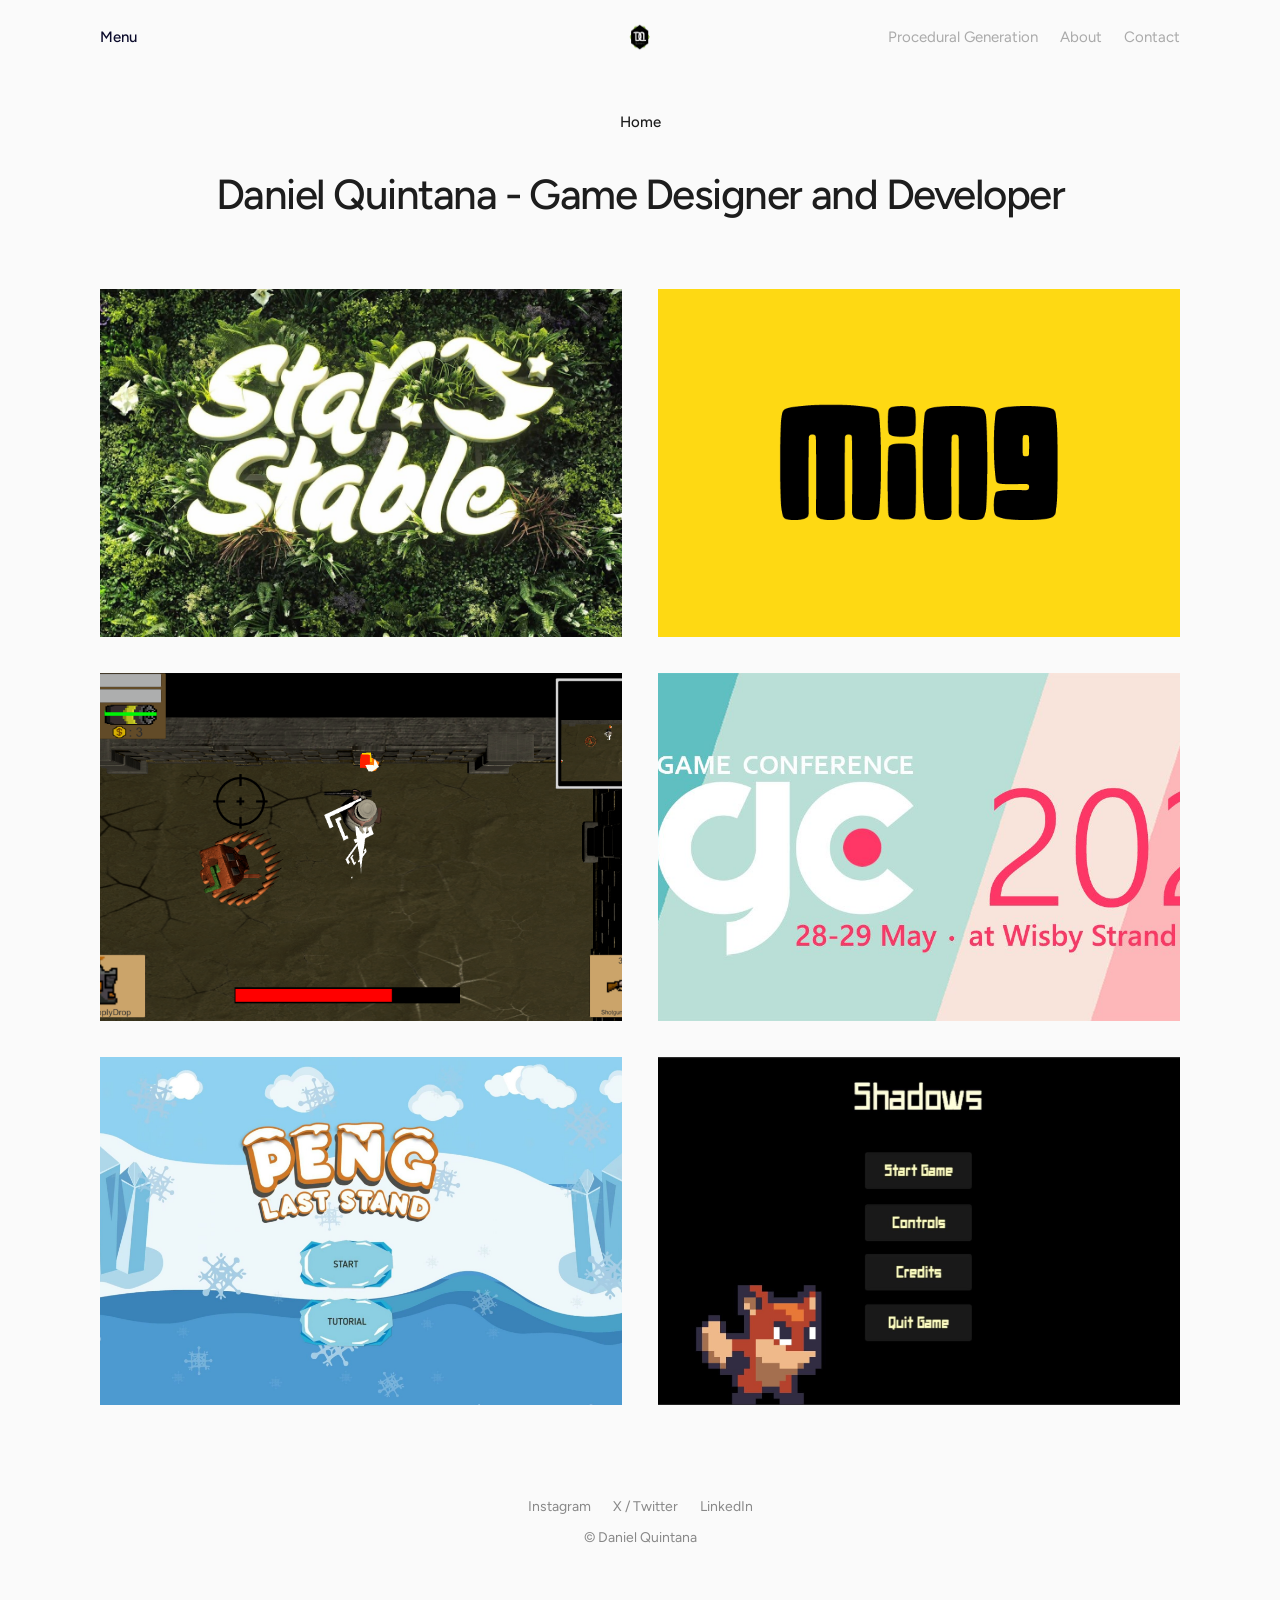
<file: index.html>
<!DOCTYPE html>
<html lang="en">
<head>
<meta charset="utf-8">
<meta name="viewport" content="width=device-width, initial-scale=1">
<title>Daniel Quintana - Game Designer and Developer</title>
<meta name="description" content="Portfolio of Daniel Quintana, game designer and developer.">
<link rel="icon" href="assets/img/logo.png">
<link rel="preconnect" href="https://fonts.googleapis.com">
<link rel="preconnect" href="https://fonts.gstatic.com" crossorigin>
<link href="https://fonts.googleapis.com/css2?family=Figtree:wght@400;500;600&display=swap" rel="stylesheet">
<link rel="stylesheet" href="assets/style.css">
</head>
<body>
<header class="site-header">
  <button class="menu-btn" aria-expanded="false" aria-controls="menu-panel">Menu</button>
  <a class="logo" href="index.html" aria-label="Home"><img src="assets/img/logo.png" alt="DQ logo"></a>
  <nav class="top-nav" aria-label="Main">
    <a href="proceduralgeneration.html">Procedural Generation</a>
    <a href="about.html">About</a>
    <a href="contact.html">Contact</a>
  </nav>
</header>
<div id="menu-panel" class="menu-panel" hidden>
  <a href="index.html">Home</a>
  <a href="starstable.html">Star Stable</a>
  <a href="proceduralgeneration.html">Procedural Generation</a>
  <a href="about.html">About</a>
  <a href="contact.html">Contact</a>
</div>
<main>
<p class="crumb">Home</p>
<h1 class="page-title">Daniel Quintana - Game Designer and Developer</h1>
<div class="grid">
<a class="tile" href="starstable.html"><img src="assets/img/starstable.jpg" alt="Star Stable Entertainment" loading="lazy"><span class="tile-title">Star Stable Entertainment</span></a>
<a class="tile" href="ming-media.html"><img src="assets/img/ming-media.png" alt="Ming Media" loading="lazy"><span class="tile-title">Ming Media</span></a>
<a class="tile" href="dungeon-catering.html"><img src="assets/img/dc-main.png" alt="Dungeon Catering" loading="lazy"><span class="tile-title">Dungeon Catering</span></a>
<a class="tile" href="studentstudio.html"><img src="assets/img/ggc-banner.jpg" alt="Student Studio Initiative" loading="lazy"><span class="tile-title">Student Studio Initiative</span></a>
<a class="tile" href="penglaststand.html"><img src="assets/img/peng-main.jpg" alt="Peng Last Stand" loading="lazy"><span class="tile-title">Peng Last Stand</span></a>
<a class="tile" href="shadows.html"><img src="assets/img/shadows-main.jpg" alt="Shadows" loading="lazy"><span class="tile-title">Shadows</span></a>
</div>
</main>
<footer class="site-footer">
  <div class="social"><a href="https://www.instagram.com/daniel_quintanam/" target="_blank" rel="noopener">Instagram</a> <a href="https://twitter.com/D_Quintana_M" target="_blank" rel="noopener">X / Twitter</a> <a href="https://www.linkedin.com/in/danielquintanam/" target="_blank" rel="noopener">LinkedIn</a></div>
  <p>&copy; Daniel Quintana</p>
</footer>
<script src="assets/site.js"></script>
</body>
</html>
</file>
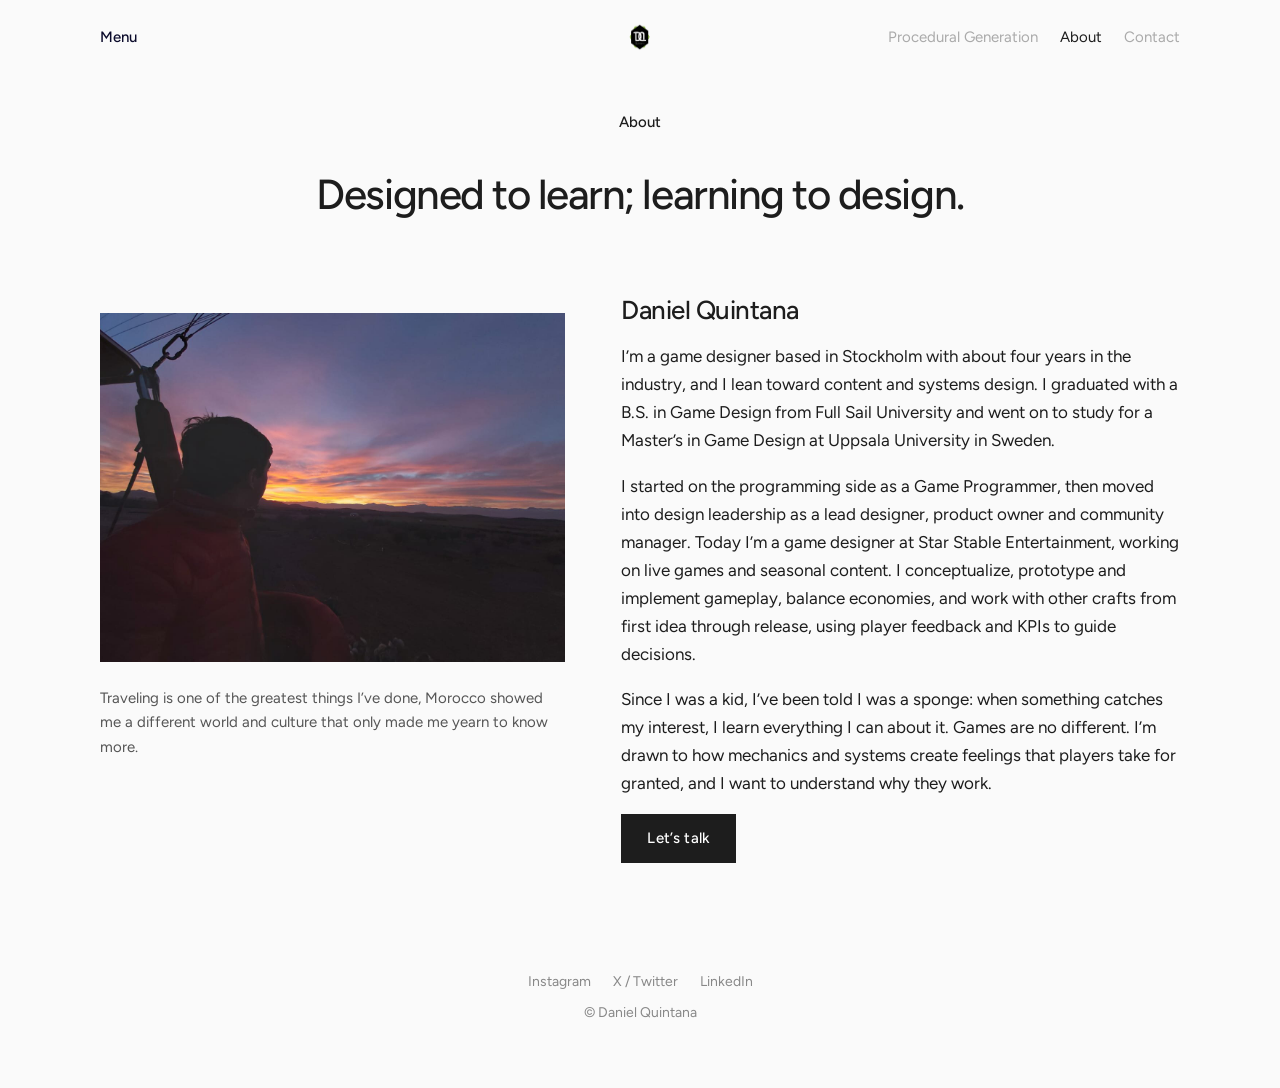
<file: about.html>
<!DOCTYPE html>
<html lang="en">
<head>
<meta charset="utf-8">
<meta name="viewport" content="width=device-width, initial-scale=1">
<title>About | Daniel Quintana</title>
<meta name="description" content="About Daniel Quintana">
<link rel="icon" href="assets/img/logo.png">
<link rel="preconnect" href="https://fonts.googleapis.com">
<link rel="preconnect" href="https://fonts.gstatic.com" crossorigin>
<link href="https://fonts.googleapis.com/css2?family=Figtree:wght@400;500;600&display=swap" rel="stylesheet">
<link rel="stylesheet" href="assets/style.css">
</head>
<body>
<header class="site-header">
  <button class="menu-btn" aria-expanded="false" aria-controls="menu-panel">Menu</button>
  <a class="logo" href="index.html" aria-label="Home"><img src="assets/img/logo.png" alt="DQ logo"></a>
  <nav class="top-nav" aria-label="Main">
    <a href="proceduralgeneration.html">Procedural Generation</a>
    <a href="about.html" class="active">About</a>
    <a href="contact.html">Contact</a>
  </nav>
</header>
<div id="menu-panel" class="menu-panel" hidden>
  <a href="index.html">Home</a>
  <a href="starstable.html">Star Stable</a>
  <a href="proceduralgeneration.html">Procedural Generation</a>
  <a href="about.html">About</a>
  <a href="contact.html">Contact</a>
</div>
<main>
<section class="about">
<p class="crumb">About</p>
<h1 class="page-title">Designed to learn; learning to design.</h1>
<div class="about-grid">
<div><figure class=""><img src="assets/img/about-morocco.jpg" alt="Traveling in Morocco" loading="lazy"></figure>
<p class="caption">Traveling is one of the greatest things I’ve done, Morocco showed me a different world and culture that only made me yearn to know more.</p>
</div>
<div>
<h2>Daniel Quintana</h2>
<p>I’m a game designer based in Stockholm with about four years in the industry, and I lean toward content and systems design. I graduated with a B.S. in Game Design from Full Sail University and went on to study for a Master’s in Game Design at Uppsala University in Sweden.</p>
<p>I started on the programming side as a Game Programmer, then moved into design leadership as a lead designer, product owner and community manager. Today I’m a game designer at Star Stable Entertainment, working on live games and seasonal content. I conceptualize, prototype and implement gameplay, balance economies, and work with other crafts from first idea through release, using player feedback and KPIs to guide decisions.</p>
<p>Since I was a kid, I’ve been told I was a sponge: when something catches my interest, I learn everything I can about it. Games are no different. I’m drawn to how mechanics and systems create feelings that players take for granted, and I want to understand why they work.</p>
<p><a class="btn" href="contact.html">Let’s talk</a></p>
</div>
</div>
</section>
</main>
<footer class="site-footer">
  <div class="social"><a href="https://www.instagram.com/daniel_quintanam/" target="_blank" rel="noopener">Instagram</a> <a href="https://twitter.com/D_Quintana_M" target="_blank" rel="noopener">X / Twitter</a> <a href="https://www.linkedin.com/in/danielquintanam/" target="_blank" rel="noopener">LinkedIn</a></div>
  <p>&copy; Daniel Quintana</p>
</footer>
<script src="assets/site.js"></script>
</body>
</html>
</file>
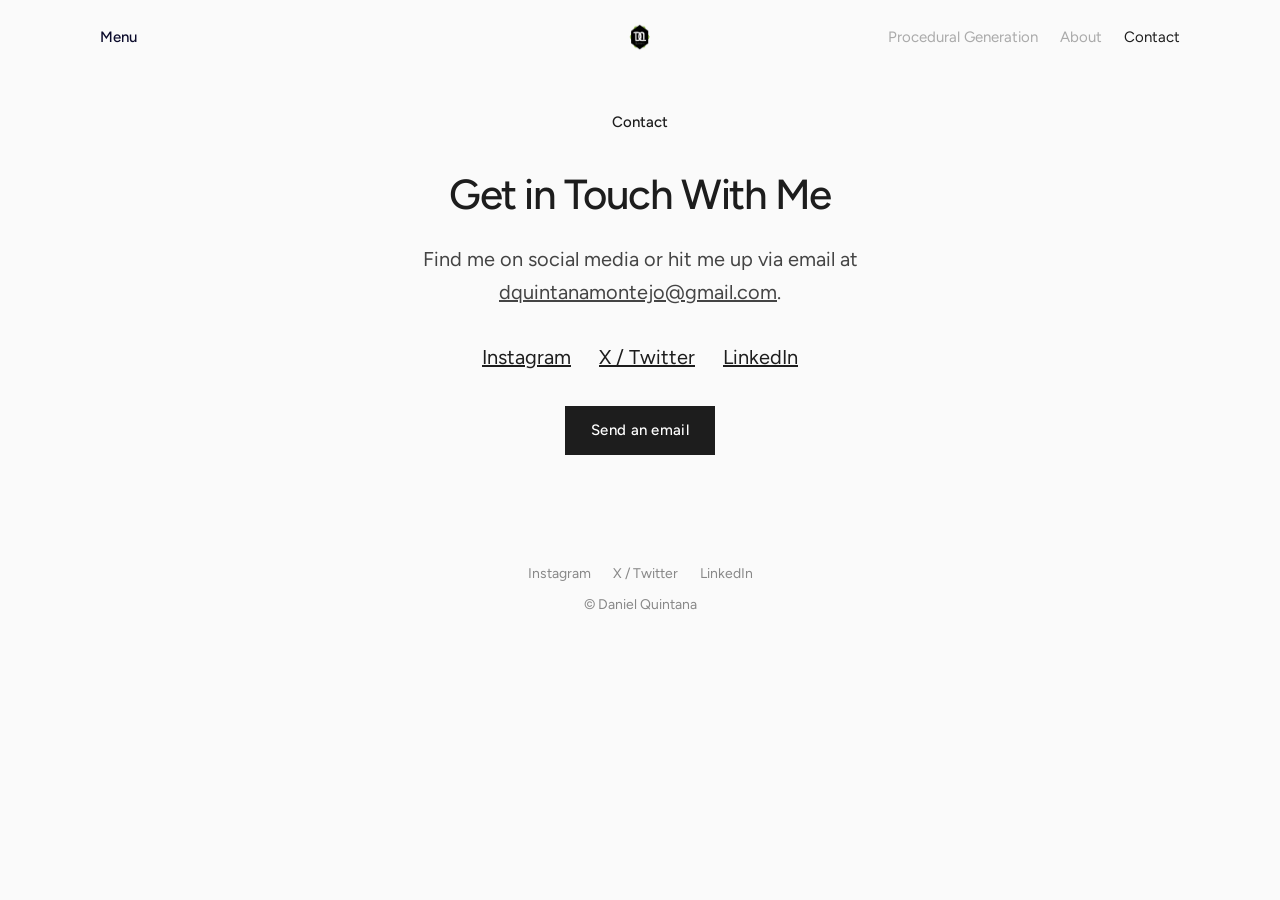
<file: contact.html>
<!DOCTYPE html>
<html lang="en">
<head>
<meta charset="utf-8">
<meta name="viewport" content="width=device-width, initial-scale=1">
<title>Contact | Daniel Quintana</title>
<meta name="description" content="Get in touch with Daniel Quintana">
<link rel="icon" href="assets/img/logo.png">
<link rel="preconnect" href="https://fonts.googleapis.com">
<link rel="preconnect" href="https://fonts.gstatic.com" crossorigin>
<link href="https://fonts.googleapis.com/css2?family=Figtree:wght@400;500;600&display=swap" rel="stylesheet">
<link rel="stylesheet" href="assets/style.css">
</head>
<body>
<header class="site-header">
  <button class="menu-btn" aria-expanded="false" aria-controls="menu-panel">Menu</button>
  <a class="logo" href="index.html" aria-label="Home"><img src="assets/img/logo.png" alt="DQ logo"></a>
  <nav class="top-nav" aria-label="Main">
    <a href="proceduralgeneration.html">Procedural Generation</a>
    <a href="about.html">About</a>
    <a href="contact.html" class="active">Contact</a>
  </nav>
</header>
<div id="menu-panel" class="menu-panel" hidden>
  <a href="index.html">Home</a>
  <a href="starstable.html">Star Stable</a>
  <a href="proceduralgeneration.html">Procedural Generation</a>
  <a href="about.html">About</a>
  <a href="contact.html">Contact</a>
</div>
<main>
<section class="contact">
<p class="crumb">Contact</p>
<h1 class="page-title">Get in Touch With Me</h1>
<p class="lede">Find me on social media or hit me up via email at <a href="mailto:dquintanamontejo@gmail.com">dquintanamontejo@gmail.com</a>.</p>
<p class="social big"><a href="https://www.instagram.com/daniel_quintanam/" target="_blank" rel="noopener">Instagram</a> <a href="https://twitter.com/D_Quintana_M" target="_blank" rel="noopener">X / Twitter</a> <a href="https://www.linkedin.com/in/danielquintanam/" target="_blank" rel="noopener">LinkedIn</a></p>
<p><a class="btn" href="mailto:dquintanamontejo@gmail.com">Send an email</a></p>
</section>
</main>
<footer class="site-footer">
  <div class="social"><a href="https://www.instagram.com/daniel_quintanam/" target="_blank" rel="noopener">Instagram</a> <a href="https://twitter.com/D_Quintana_M" target="_blank" rel="noopener">X / Twitter</a> <a href="https://www.linkedin.com/in/danielquintanam/" target="_blank" rel="noopener">LinkedIn</a></div>
  <p>&copy; Daniel Quintana</p>
</footer>
<script src="assets/site.js"></script>
</body>
</html>
</file>
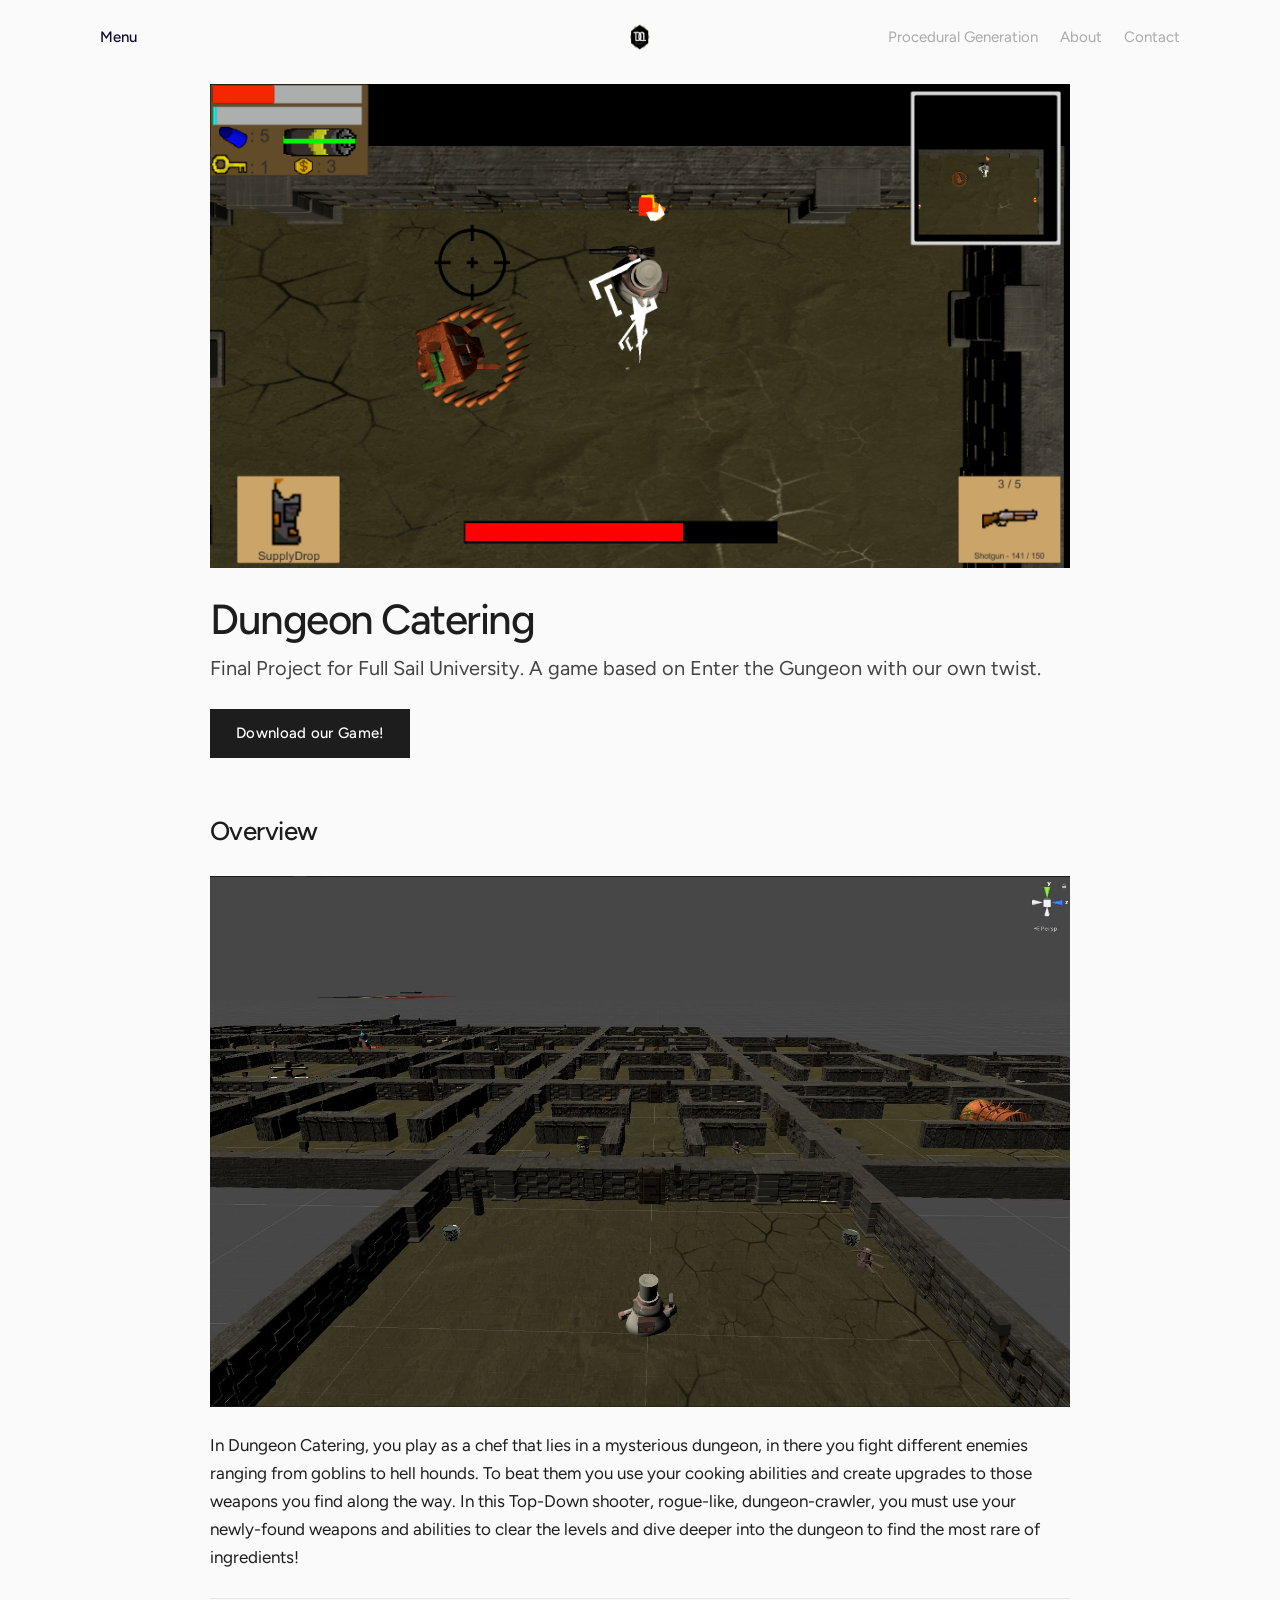
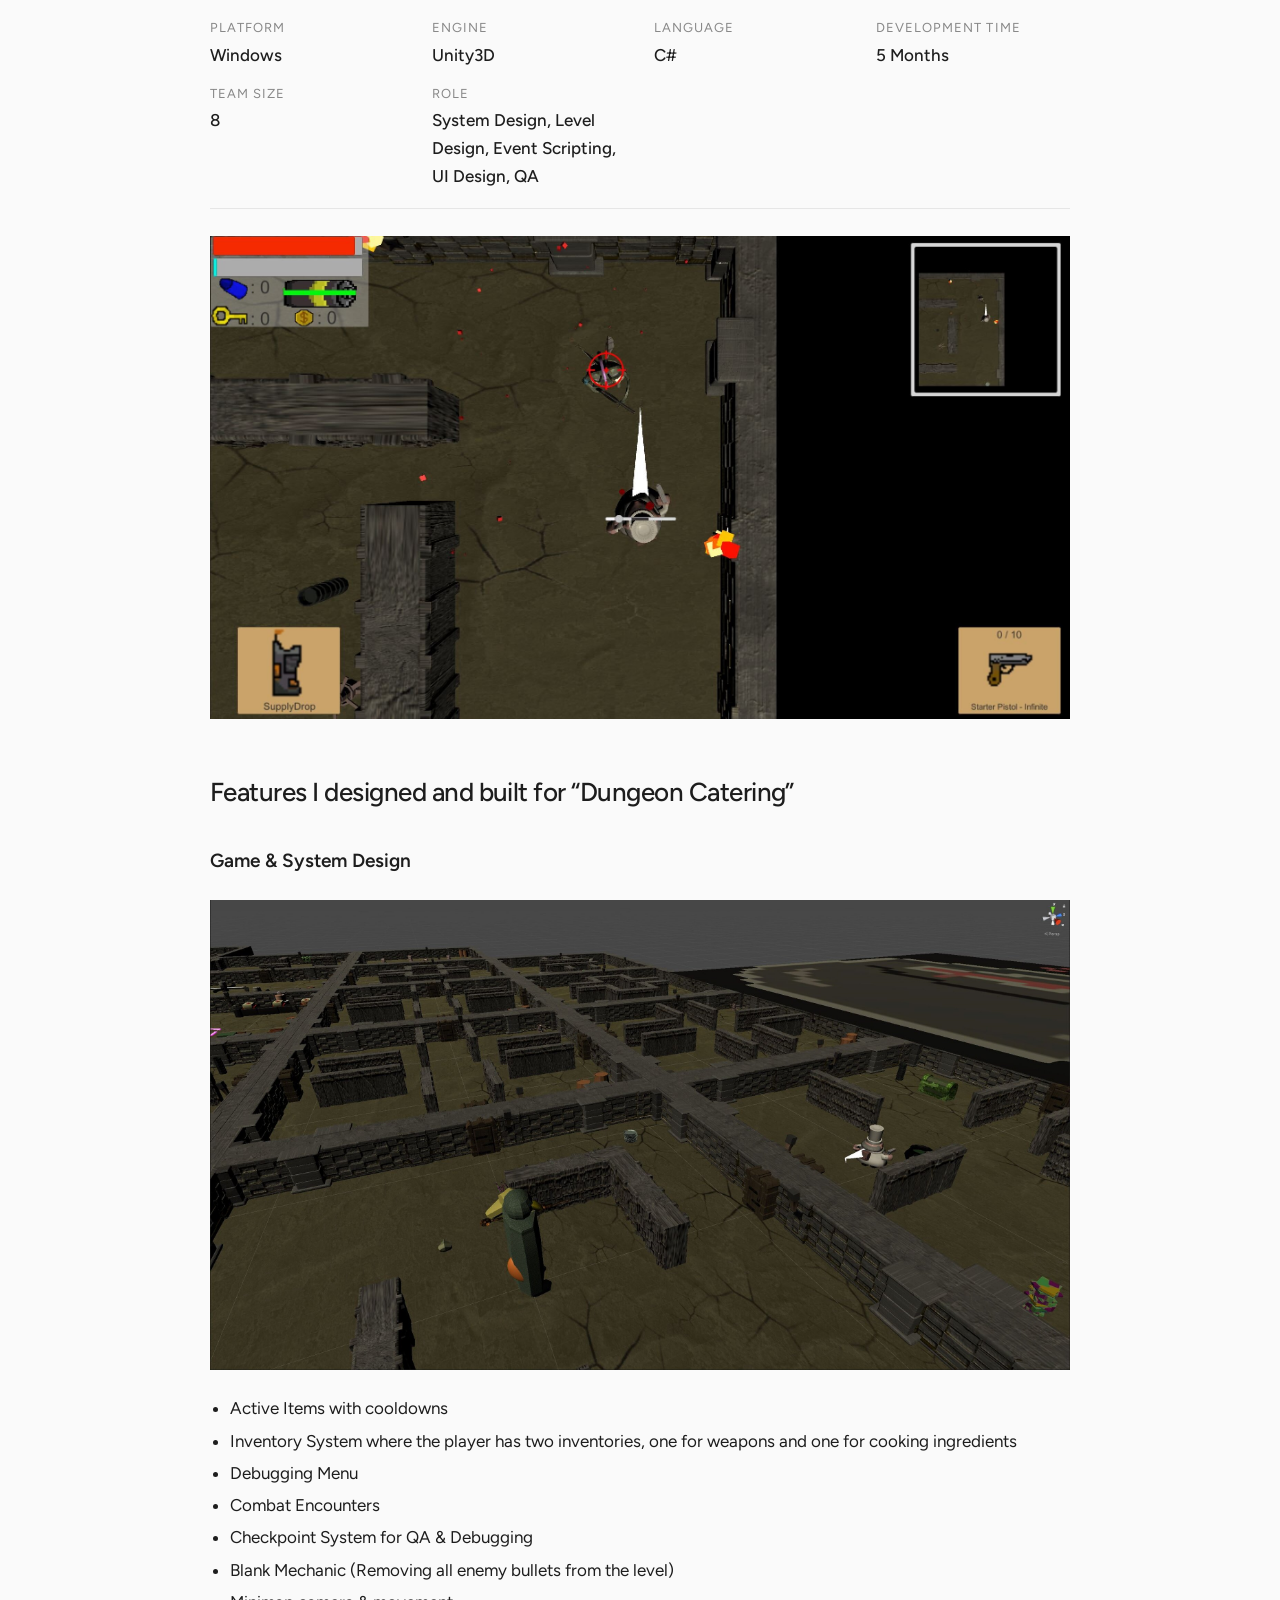
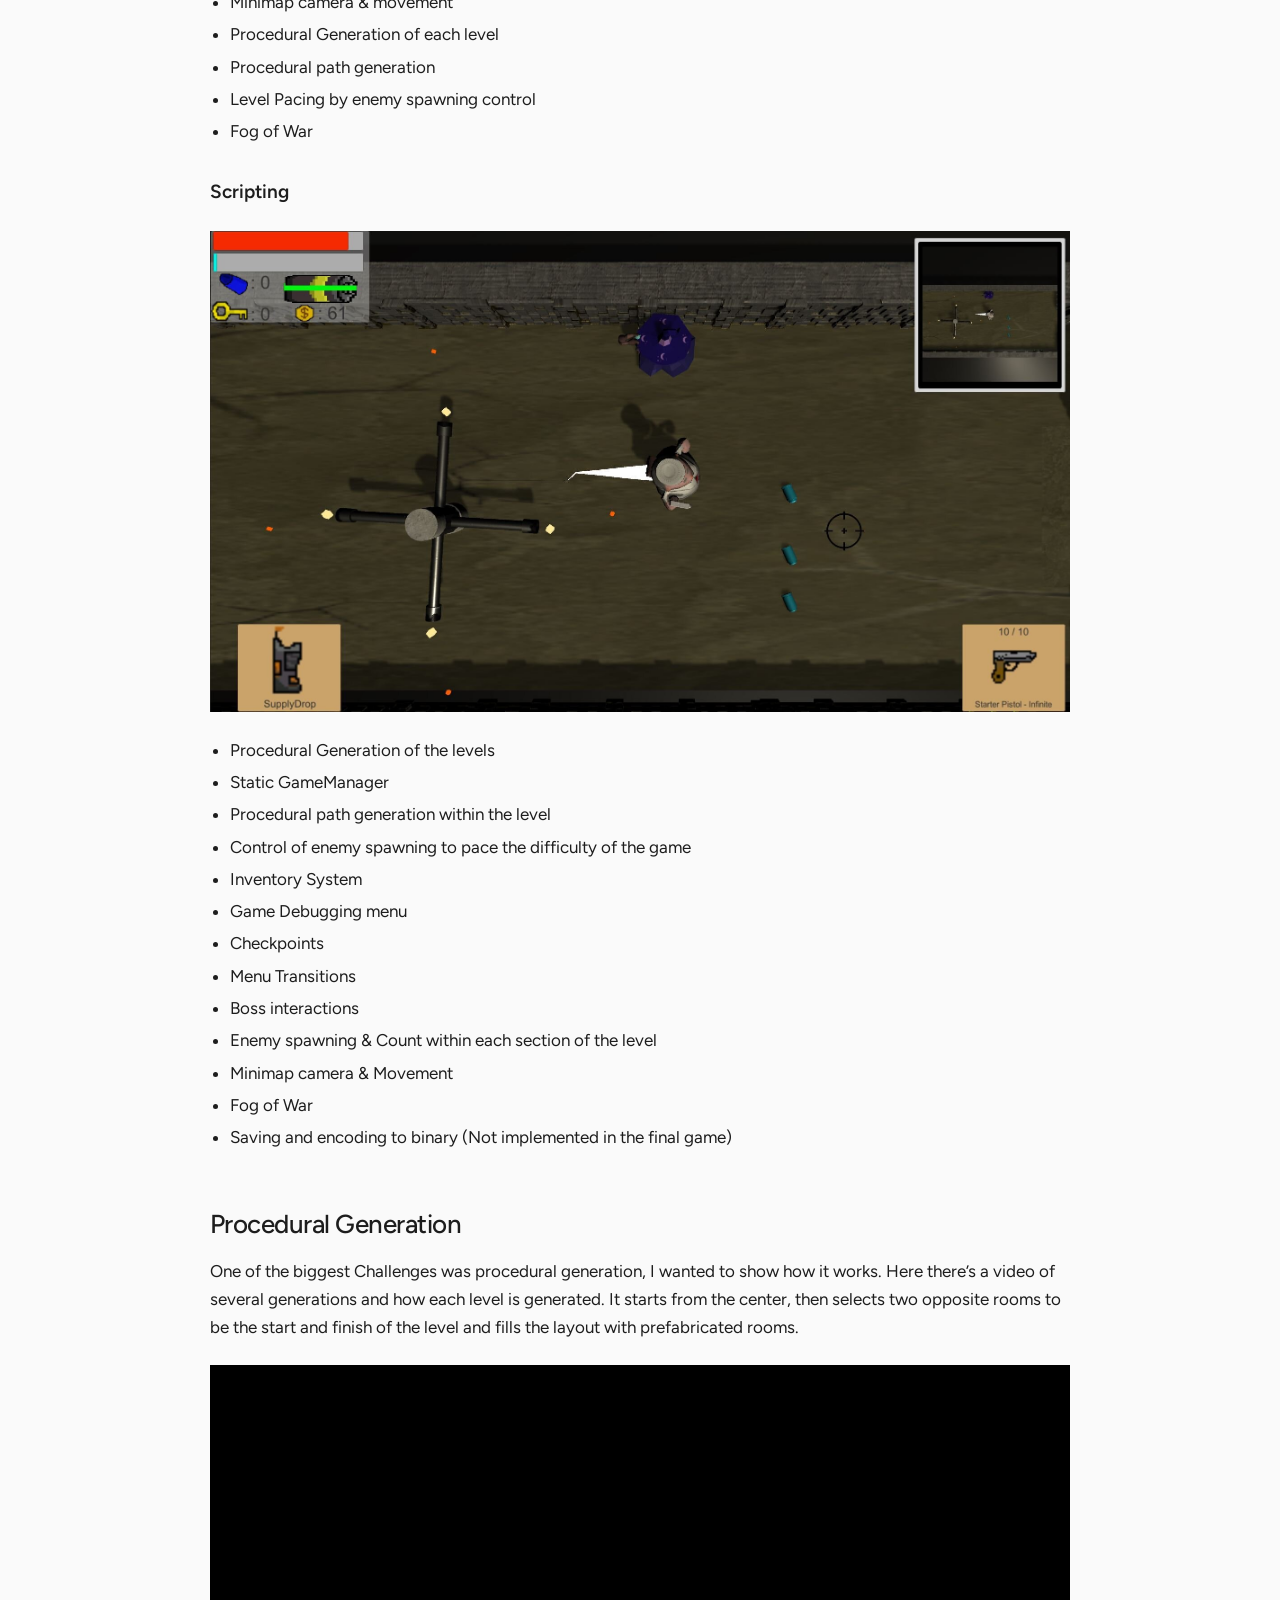
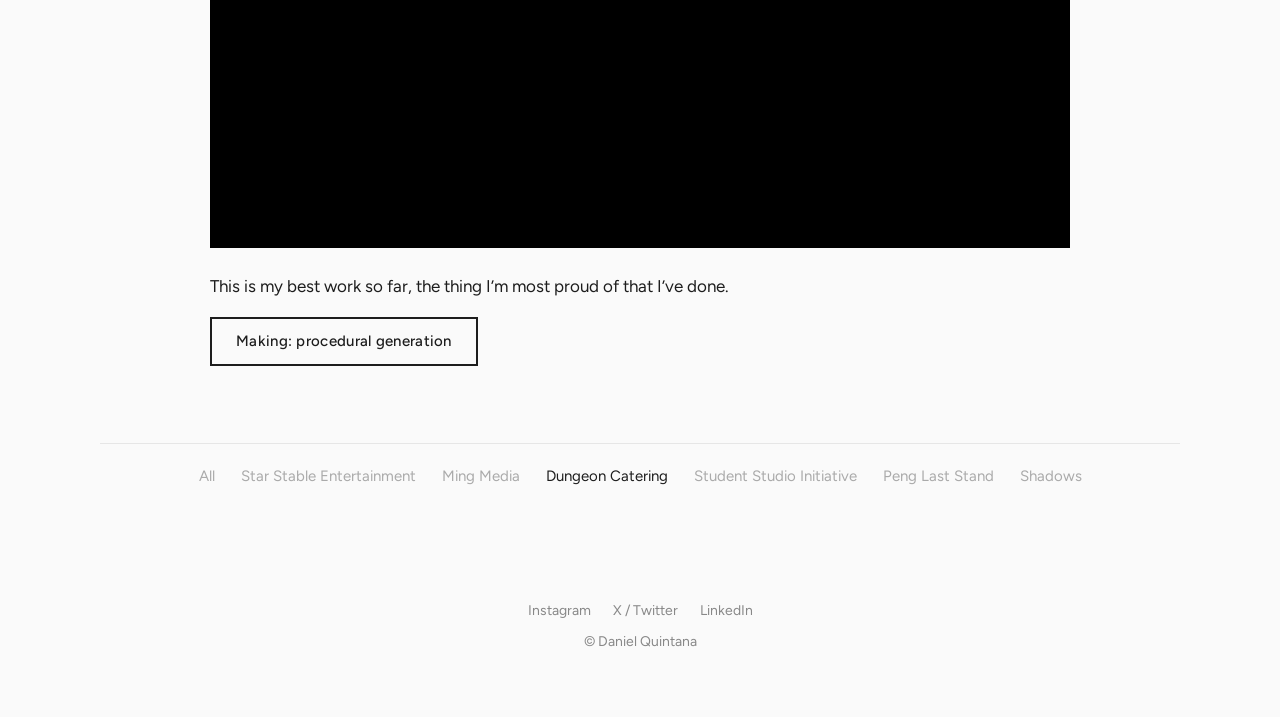
<file: dungeon-catering.html>
<!DOCTYPE html>
<html lang="en">
<head>
<meta charset="utf-8">
<meta name="viewport" content="width=device-width, initial-scale=1">
<title>Dungeon Catering | Daniel Quintana</title>
<meta name="description" content="Final Project for Full Sail University. A game based on Enter the Gungeon with our own twist.">
<link rel="icon" href="assets/img/logo.png">
<link rel="preconnect" href="https://fonts.googleapis.com">
<link rel="preconnect" href="https://fonts.gstatic.com" crossorigin>
<link href="https://fonts.googleapis.com/css2?family=Figtree:wght@400;500;600&display=swap" rel="stylesheet">
<link rel="stylesheet" href="assets/style.css">
</head>
<body>
<header class="site-header">
  <button class="menu-btn" aria-expanded="false" aria-controls="menu-panel">Menu</button>
  <a class="logo" href="index.html" aria-label="Home"><img src="assets/img/logo.png" alt="DQ logo"></a>
  <nav class="top-nav" aria-label="Main">
    <a href="proceduralgeneration.html">Procedural Generation</a>
    <a href="about.html">About</a>
    <a href="contact.html">Contact</a>
  </nav>
</header>
<div id="menu-panel" class="menu-panel" hidden>
  <a href="index.html">Home</a>
  <a href="starstable.html">Star Stable</a>
  <a href="proceduralgeneration.html">Procedural Generation</a>
  <a href="about.html">About</a>
  <a href="contact.html">Contact</a>
</div>
<main>
<article class="project">
<figure class="hero"><img src="assets/img/dc-main.png" alt="Dungeon Catering title art" loading="lazy"></figure>
<h1>Dungeon Catering</h1>
<p class="lede">Final Project for Full Sail University. A game based on Enter the Gungeon with our own twist.</p>
<p><a class="btn" href="https://alexortiz.itch.io/dungeon-catering" target="_blank" rel="noopener">Download our Game!</a></p>
<h2>Overview</h2>
<figure class=""><img src="assets/img/dc-overview.jpg" alt="Dungeon Catering gameplay" loading="lazy"></figure>
<p>In Dungeon Catering, you play as a chef that lies in a mysterious dungeon, in there you fight different enemies ranging from goblins to hell hounds. To beat them you use your cooking abilities and create upgrades to those weapons you find along the way. In this Top-Down shooter, rogue-like, dungeon-crawler, you must use your newly-found weapons and abilities to clear the levels and dive deeper into the dungeon to find the most rare of ingredients!</p>
<dl class="facts"><div><dt>Platform</dt><dd>Windows</dd></div><div><dt>Engine</dt><dd>Unity3D</dd></div><div><dt>Language</dt><dd>C#</dd></div><div><dt>Development Time</dt><dd>5 Months</dd></div><div><dt>Team Size</dt><dd>8</dd></div><div><dt>Role</dt><dd>System Design, Level Design, Event Scripting, UI Design, QA</dd></div></dl>
<figure class=""><img src="assets/img/dc-1.jpg" alt="Dungeon Catering combat" loading="lazy"></figure>
<h2>Features I designed and built for “Dungeon Catering”</h2>
<h3>Game &amp; System Design</h3>
<figure class=""><img src="assets/img/dc-2.jpg" alt="Dungeon Catering inventory and UI" loading="lazy"></figure>
<ul><li>Active Items with cooldowns</li><li>Inventory System where the player has two inventories, one for weapons and one for cooking ingredients</li><li>Debugging Menu</li><li>Combat Encounters</li><li>Checkpoint System for QA &amp; Debugging</li><li>Blank Mechanic (Removing all enemy bullets from the level)</li><li>Minimap camera &amp; movement</li><li>Procedural Generation of each level</li><li>Procedural path generation</li><li>Level Pacing by enemy spawning control</li><li>Fog of War</li></ul>
<h3>Scripting</h3>
<figure class=""><img src="assets/img/dc-4.jpg" alt="Dungeon Catering boss fight" loading="lazy"></figure>
<ul><li>Procedural Generation of the levels</li><li>Static GameManager</li><li>Procedural path generation within the level</li><li>Control of enemy spawning to pace the difficulty of the game</li><li>Inventory System</li><li>Game Debugging menu</li><li>Checkpoints</li><li>Menu Transitions</li><li>Boss interactions</li><li>Enemy spawning &amp; Count within each section of the level</li><li>Minimap camera &amp; Movement</li><li>Fog of War</li><li>Saving and encoding to binary (Not implemented in the final game)</li></ul>
<h2>Procedural Generation</h2>
<p>One of the biggest Challenges was procedural generation, I wanted to show how it works. Here there’s a video of several generations and how each level is generated. It starts from the center, then selects two opposite rooms to be the start and finish of the level and fills the layout with prefabricated rooms.</p>
<div class="video"><iframe src="https://www.youtube.com/embed/o9urFqEtbb8" title="Dungeon Catering procedural generation" loading="lazy" allow="accelerometer; autoplay; encrypted-media; gyroscope; picture-in-picture; fullscreen" allowfullscreen></iframe></div>
<p>This is my best work so far, the thing I’m most proud of that I’ve done.</p>
<p><a class="btn alt" href="proceduralgeneration.html">Making: procedural generation</a></p>
</article>
<nav class="project-nav" aria-label="Projects"><a href="index.html">All</a><a href="starstable.html">Star Stable Entertainment</a><a href="ming-media.html">Ming Media</a><a href="dungeon-catering.html" class=active>Dungeon Catering</a><a href="studentstudio.html">Student Studio Initiative</a><a href="penglaststand.html">Peng Last Stand</a><a href="shadows.html">Shadows</a></nav>
</main>
<footer class="site-footer">
  <div class="social"><a href="https://www.instagram.com/daniel_quintanam/" target="_blank" rel="noopener">Instagram</a> <a href="https://twitter.com/D_Quintana_M" target="_blank" rel="noopener">X / Twitter</a> <a href="https://www.linkedin.com/in/danielquintanam/" target="_blank" rel="noopener">LinkedIn</a></div>
  <p>&copy; Daniel Quintana</p>
</footer>
<script src="assets/site.js"></script>
</body>
</html>
</file>
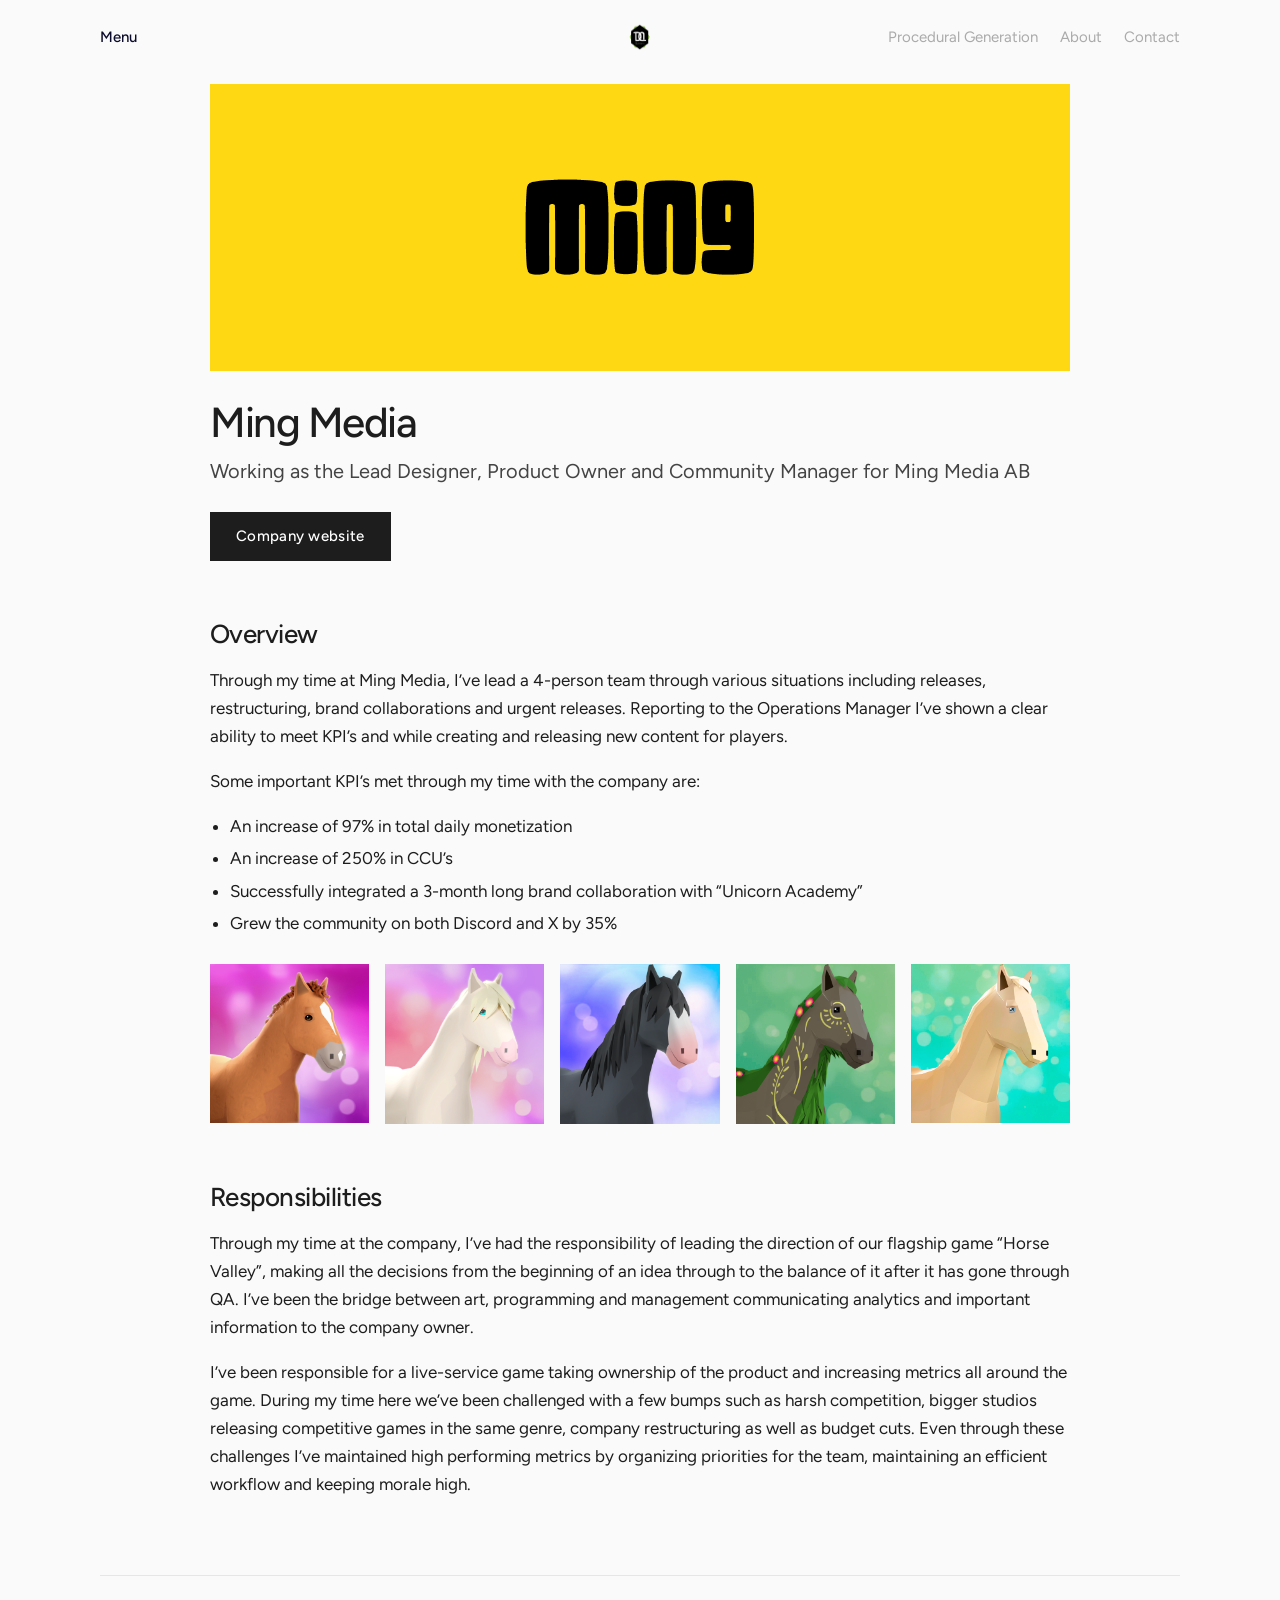
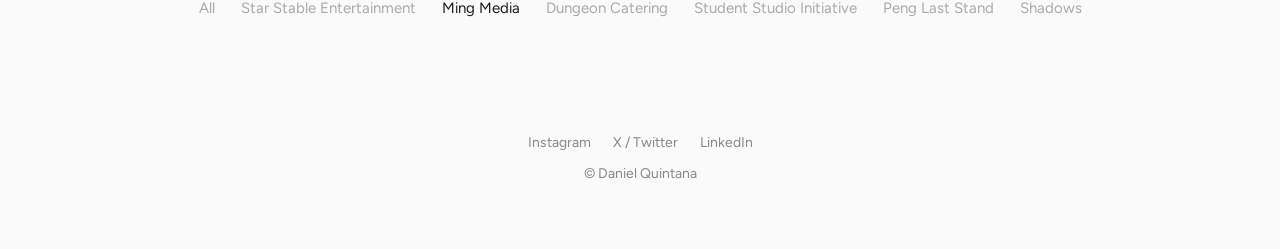
<file: ming-media.html>
<!DOCTYPE html>
<html lang="en">
<head>
<meta charset="utf-8">
<meta name="viewport" content="width=device-width, initial-scale=1">
<title>Ming Media | Daniel Quintana</title>
<meta name="description" content="Working as the Lead Designer, Product Owner and Community Manager for Ming Media AB">
<link rel="icon" href="assets/img/logo.png">
<link rel="preconnect" href="https://fonts.googleapis.com">
<link rel="preconnect" href="https://fonts.gstatic.com" crossorigin>
<link href="https://fonts.googleapis.com/css2?family=Figtree:wght@400;500;600&display=swap" rel="stylesheet">
<link rel="stylesheet" href="assets/style.css">
</head>
<body>
<header class="site-header">
  <button class="menu-btn" aria-expanded="false" aria-controls="menu-panel">Menu</button>
  <a class="logo" href="index.html" aria-label="Home"><img src="assets/img/logo.png" alt="DQ logo"></a>
  <nav class="top-nav" aria-label="Main">
    <a href="proceduralgeneration.html">Procedural Generation</a>
    <a href="about.html">About</a>
    <a href="contact.html">Contact</a>
  </nav>
</header>
<div id="menu-panel" class="menu-panel" hidden>
  <a href="index.html">Home</a>
  <a href="starstable.html">Star Stable</a>
  <a href="proceduralgeneration.html">Procedural Generation</a>
  <a href="about.html">About</a>
  <a href="contact.html">Contact</a>
</div>
<main>
<article class="project">
<figure class="hero"><img src="assets/img/ming-media.png" alt="Ming Media logo" loading="lazy"></figure>
<h1>Ming Media</h1>
<p class="lede">Working as the Lead Designer, Product Owner and Community Manager for Ming Media AB</p>
<p><a class="btn" href="https://mingmedia.io/" target="_blank" rel="noopener">Company website</a></p>
<h2>Overview</h2>
<p>Through my time at Ming Media, I’ve lead a 4-person team through various situations including releases, restructuring, brand collaborations and urgent releases. Reporting to the Operations Manager I’ve shown a clear ability to meet KPI’s and while creating and releasing new content for players.</p>
<p>Some important KPI’s met through my time with the company are:</p>
<ul><li>An increase of 97% in total daily monetization</li><li>An increase of 250% in CCU’s</li><li>Successfully integrated a 3-month long brand collaboration with “Unicorn Academy”</li><li>Grew the community on both Discord and X by 35%</li></ul>
<div class="icons"><figure class=""><img src="assets/img/ming-icon-1.png" alt="Horse Valley artwork 1" loading="lazy"></figure>
<figure class=""><img src="assets/img/ming-icon-2.png" alt="Horse Valley artwork 2" loading="lazy"></figure>
<figure class=""><img src="assets/img/ming-icon-3.png" alt="Horse Valley artwork 3" loading="lazy"></figure>
<figure class=""><img src="assets/img/ming-icon-4.png" alt="Horse Valley artwork 4" loading="lazy"></figure>
<figure class=""><img src="assets/img/ming-icon-5.png" alt="Horse Valley artwork 5" loading="lazy"></figure>
</div>
<h2>Responsibilities</h2>
<p>Through my time at the company, I’ve had the responsibility of leading the direction of our flagship game “Horse Valley”, making all the decisions from the beginning of an idea through to the balance of it after it has gone through QA. I’ve been the bridge between art, programming and management communicating analytics and important information to the company owner.</p>
<p>I’ve been responsible for a live-service game taking ownership of the product and increasing metrics all around the game. During my time here we’ve been challenged with a few bumps such as harsh competition, bigger studios releasing competitive games in the same genre, company restructuring as well as budget cuts. Even through these challenges I’ve maintained high performing metrics by organizing priorities for the team, maintaining an efficient workflow and keeping morale high.</p>
</article>
<nav class="project-nav" aria-label="Projects"><a href="index.html">All</a><a href="starstable.html">Star Stable Entertainment</a><a href="ming-media.html" class=active>Ming Media</a><a href="dungeon-catering.html">Dungeon Catering</a><a href="studentstudio.html">Student Studio Initiative</a><a href="penglaststand.html">Peng Last Stand</a><a href="shadows.html">Shadows</a></nav>
</main>
<footer class="site-footer">
  <div class="social"><a href="https://www.instagram.com/daniel_quintanam/" target="_blank" rel="noopener">Instagram</a> <a href="https://twitter.com/D_Quintana_M" target="_blank" rel="noopener">X / Twitter</a> <a href="https://www.linkedin.com/in/danielquintanam/" target="_blank" rel="noopener">LinkedIn</a></div>
  <p>&copy; Daniel Quintana</p>
</footer>
<script src="assets/site.js"></script>
</body>
</html>
</file>
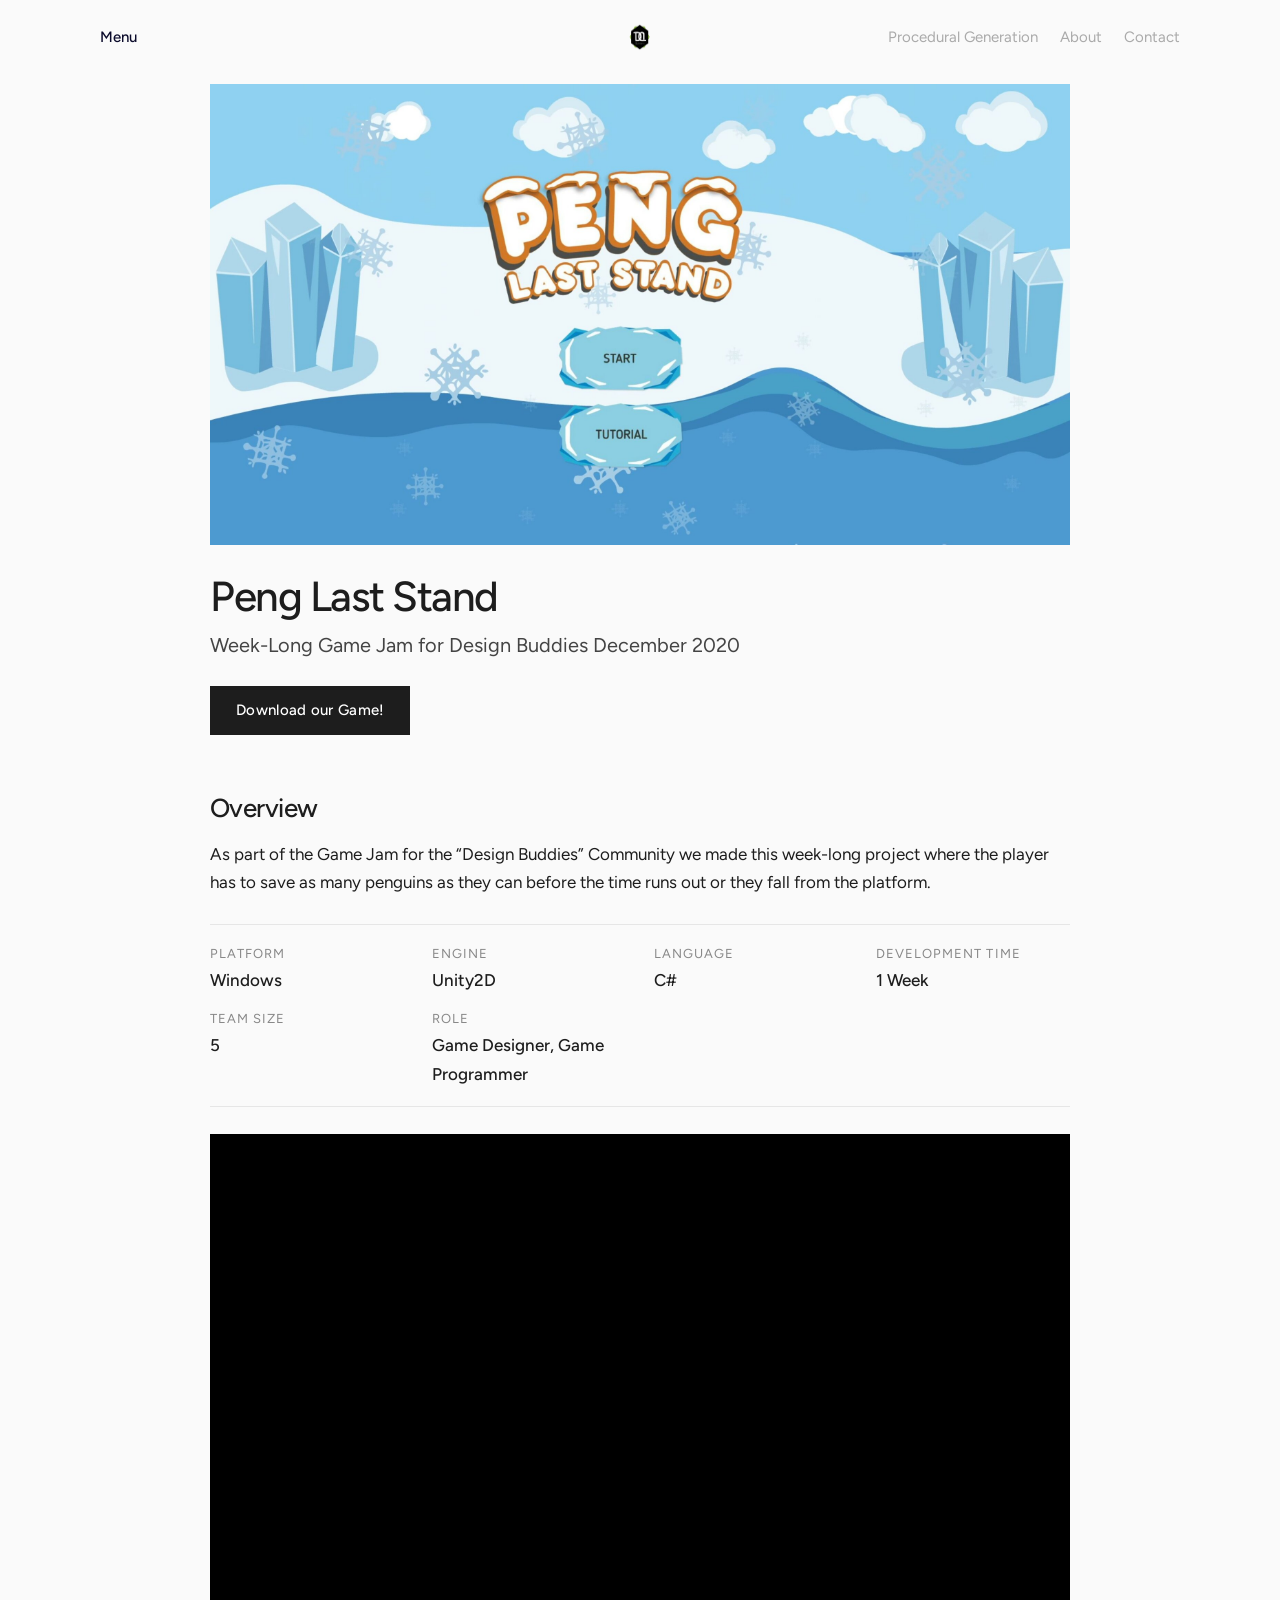
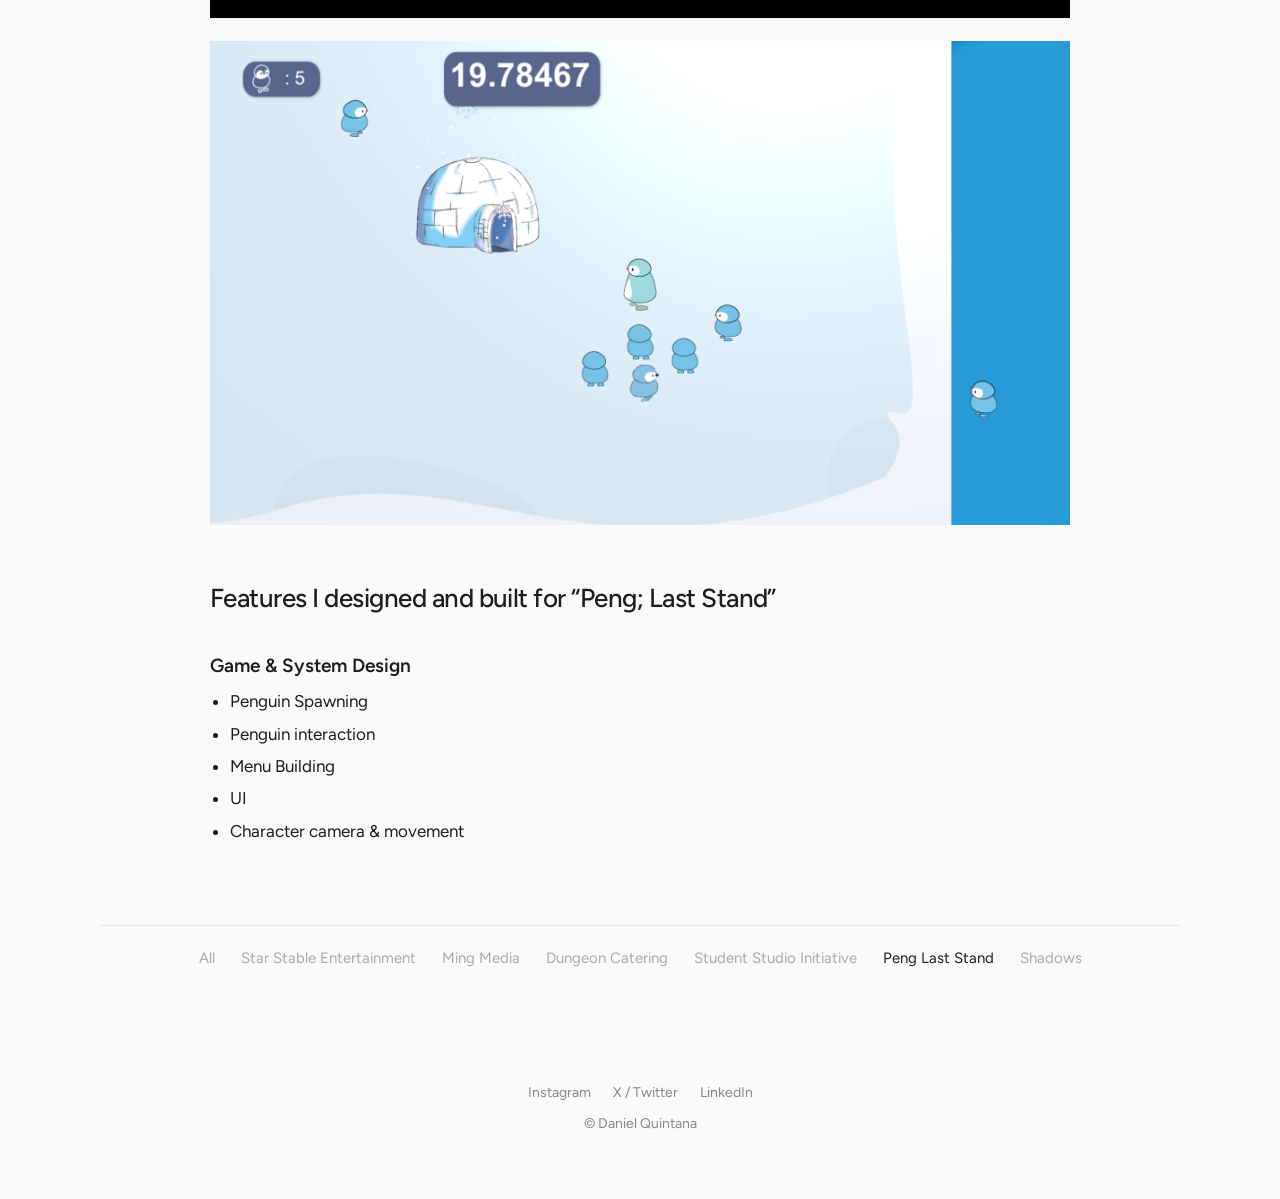
<file: penglaststand.html>
<!DOCTYPE html>
<html lang="en">
<head>
<meta charset="utf-8">
<meta name="viewport" content="width=device-width, initial-scale=1">
<title>Peng Last Stand | Daniel Quintana</title>
<meta name="description" content="Week-Long Game Jam for Design Buddies December 2020">
<link rel="icon" href="assets/img/logo.png">
<link rel="preconnect" href="https://fonts.googleapis.com">
<link rel="preconnect" href="https://fonts.gstatic.com" crossorigin>
<link href="https://fonts.googleapis.com/css2?family=Figtree:wght@400;500;600&display=swap" rel="stylesheet">
<link rel="stylesheet" href="assets/style.css">
</head>
<body>
<header class="site-header">
  <button class="menu-btn" aria-expanded="false" aria-controls="menu-panel">Menu</button>
  <a class="logo" href="index.html" aria-label="Home"><img src="assets/img/logo.png" alt="DQ logo"></a>
  <nav class="top-nav" aria-label="Main">
    <a href="proceduralgeneration.html">Procedural Generation</a>
    <a href="about.html">About</a>
    <a href="contact.html">Contact</a>
  </nav>
</header>
<div id="menu-panel" class="menu-panel" hidden>
  <a href="index.html">Home</a>
  <a href="starstable.html">Star Stable</a>
  <a href="proceduralgeneration.html">Procedural Generation</a>
  <a href="about.html">About</a>
  <a href="contact.html">Contact</a>
</div>
<main>
<article class="project">
<figure class="hero"><img src="assets/img/peng-main.jpg" alt="Peng Last Stand title screen" loading="lazy"></figure>
<h1>Peng Last Stand</h1>
<p class="lede">Week-Long Game Jam for Design Buddies December 2020</p>
<p><a class="btn" href="https://oliviac.itch.io/peng-last-stand" target="_blank" rel="noopener">Download our Game!</a></p>
<h2>Overview</h2>
<p>As part of the Game Jam for the “Design Buddies” Community we made this week-long project where the player has to save as many penguins as they can before the time runs out or they fall from the platform.</p>
<dl class="facts"><div><dt>Platform</dt><dd>Windows</dd></div><div><dt>Engine</dt><dd>Unity2D</dd></div><div><dt>Language</dt><dd>C#</dd></div><div><dt>Development Time</dt><dd>1 Week</dd></div><div><dt>Team Size</dt><dd>5</dd></div><div><dt>Role</dt><dd>Game Designer, Game Programmer</dd></div></dl>
<div class="video"><iframe src="https://player.vimeo.com/video/494319051" title="Peng Last Stand gameplay" loading="lazy" allow="accelerometer; autoplay; encrypted-media; gyroscope; picture-in-picture; fullscreen" allowfullscreen></iframe></div>
<figure class=""><img src="assets/img/peng-1.png" alt="Peng Last Stand gameplay screenshot" loading="lazy"></figure>
<h2>Features I designed and built for “Peng; Last Stand”</h2>
<h3>Game &amp; System Design</h3>
<ul><li>Penguin Spawning</li><li>Penguin interaction</li><li>Menu Building</li><li>UI</li><li>Character camera &amp; movement</li></ul>
</article>
<nav class="project-nav" aria-label="Projects"><a href="index.html">All</a><a href="starstable.html">Star Stable Entertainment</a><a href="ming-media.html">Ming Media</a><a href="dungeon-catering.html">Dungeon Catering</a><a href="studentstudio.html">Student Studio Initiative</a><a href="penglaststand.html" class=active>Peng Last Stand</a><a href="shadows.html">Shadows</a></nav>
</main>
<footer class="site-footer">
  <div class="social"><a href="https://www.instagram.com/daniel_quintanam/" target="_blank" rel="noopener">Instagram</a> <a href="https://twitter.com/D_Quintana_M" target="_blank" rel="noopener">X / Twitter</a> <a href="https://www.linkedin.com/in/danielquintanam/" target="_blank" rel="noopener">LinkedIn</a></div>
  <p>&copy; Daniel Quintana</p>
</footer>
<script src="assets/site.js"></script>
</body>
</html>
</file>
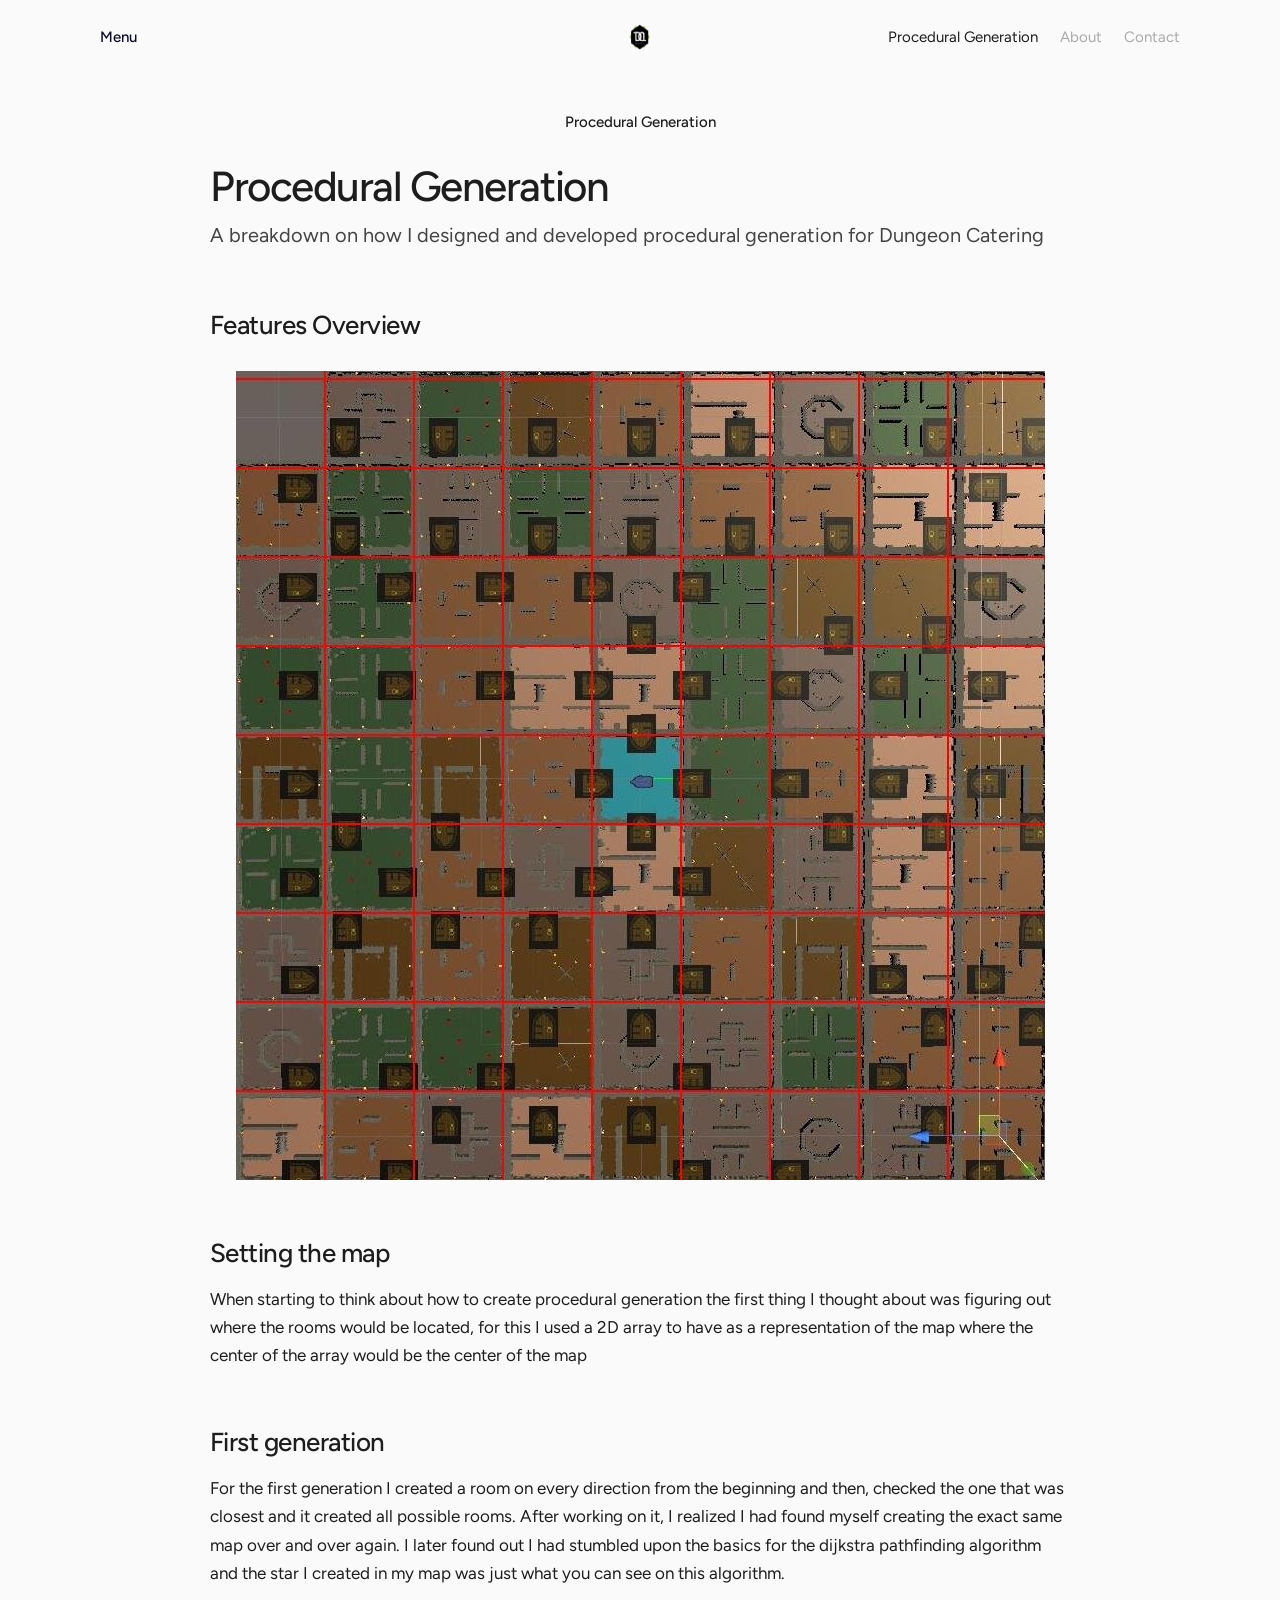
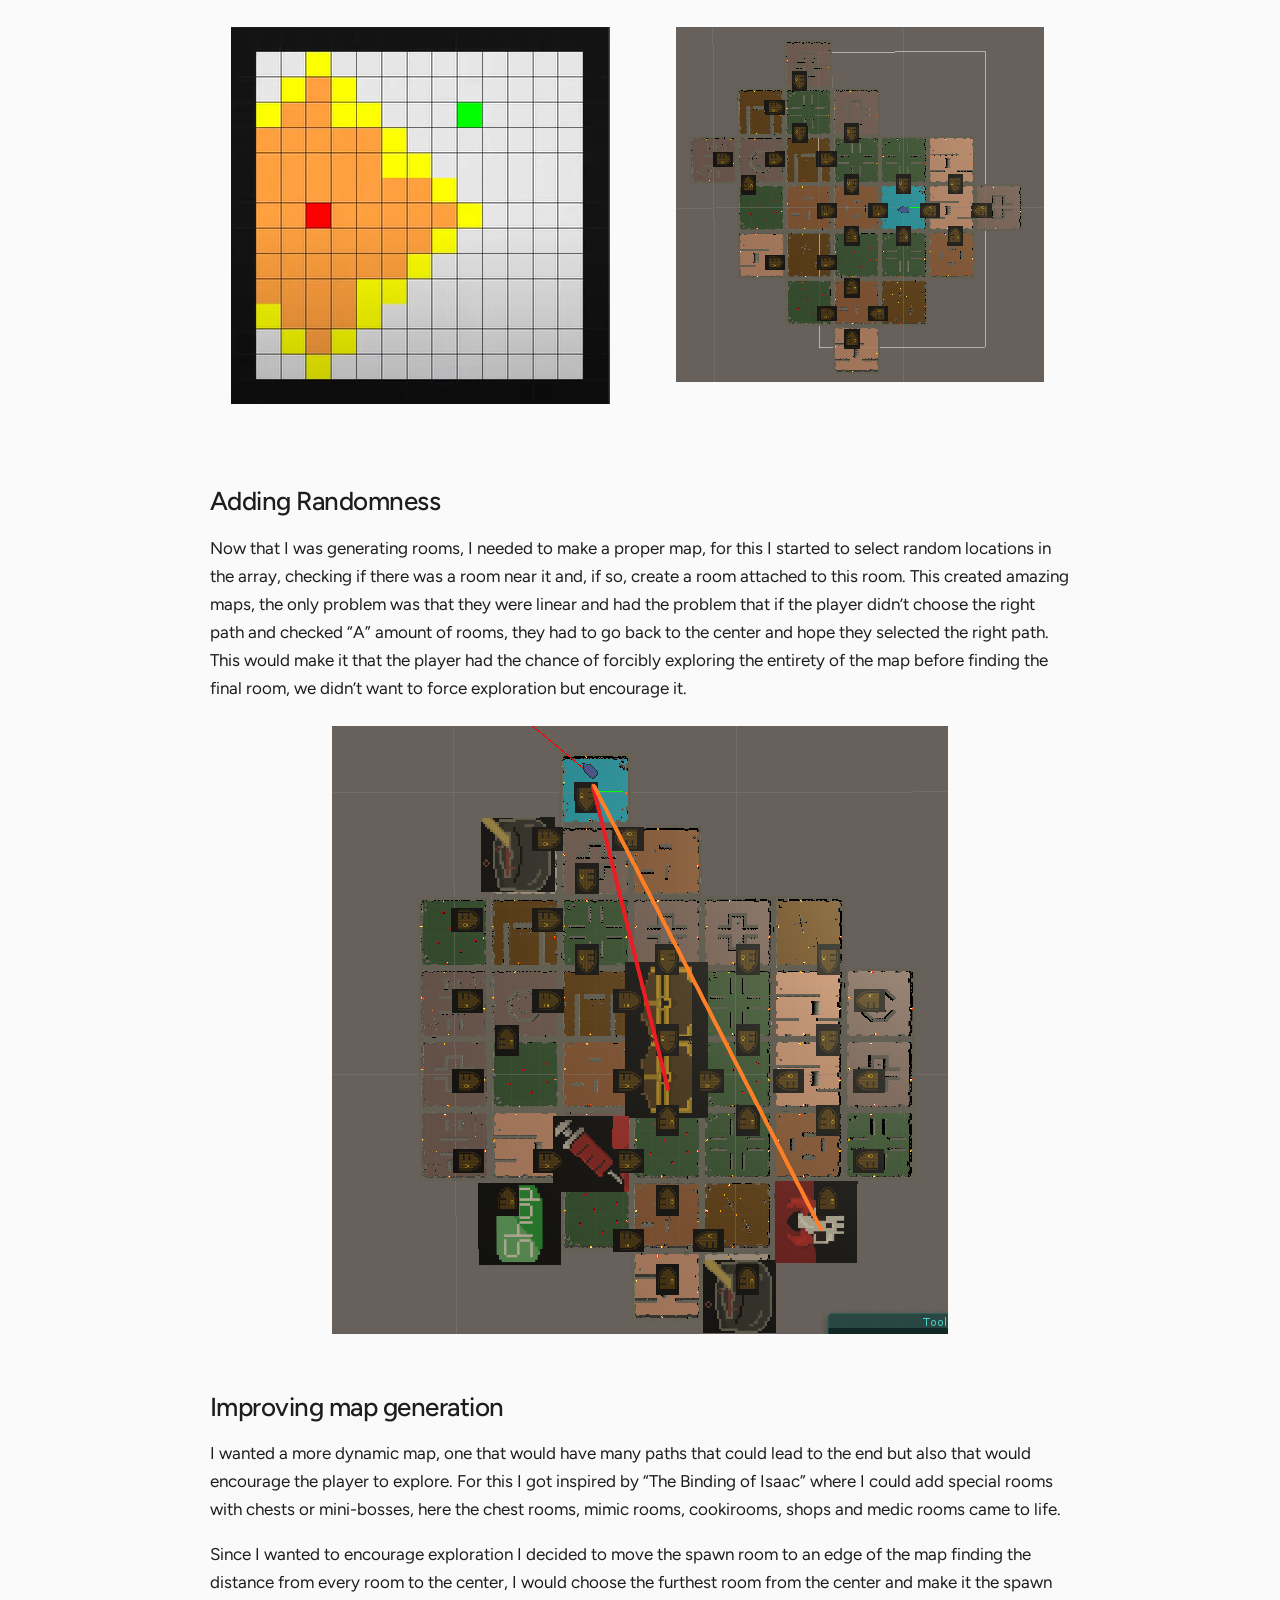
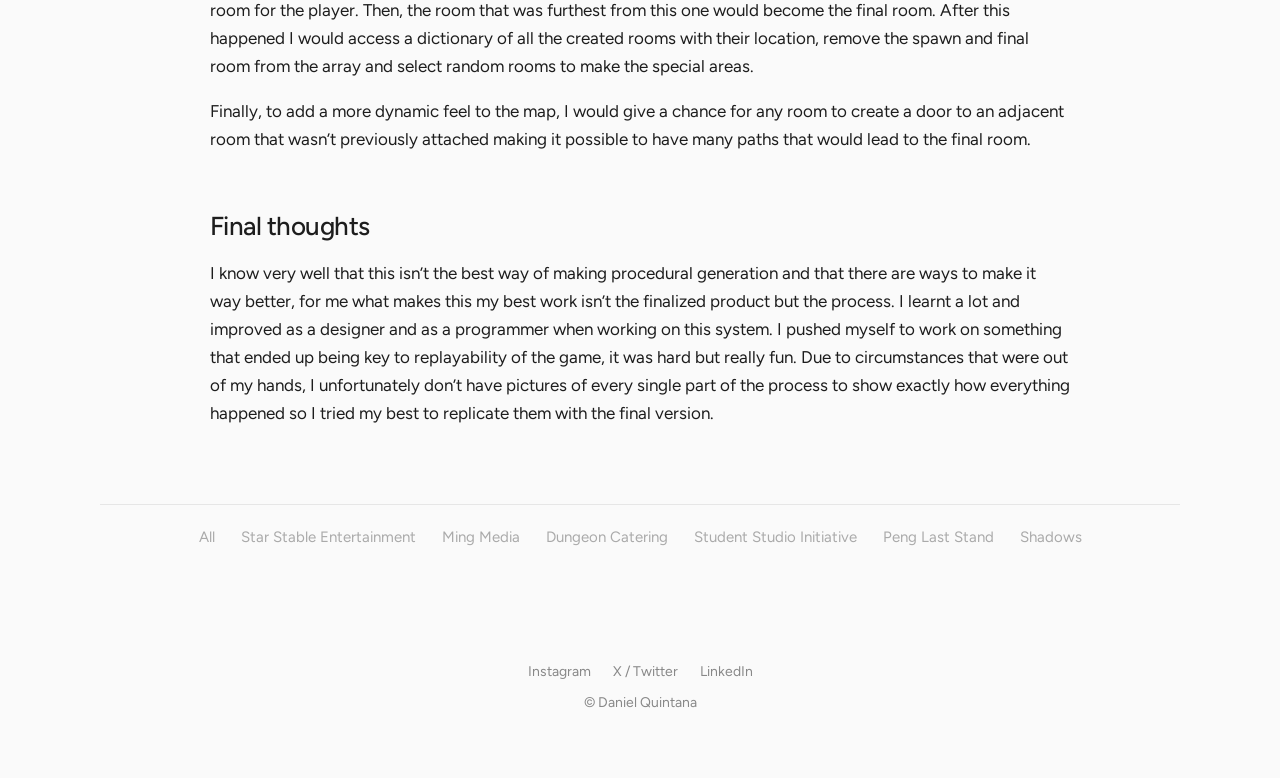
<file: proceduralgeneration.html>
<!DOCTYPE html>
<html lang="en">
<head>
<meta charset="utf-8">
<meta name="viewport" content="width=device-width, initial-scale=1">
<title>Procedural Generation | Daniel Quintana</title>
<meta name="description" content="A breakdown of how I designed and developed procedural generation for Dungeon Catering">
<link rel="icon" href="assets/img/logo.png">
<link rel="preconnect" href="https://fonts.googleapis.com">
<link rel="preconnect" href="https://fonts.gstatic.com" crossorigin>
<link href="https://fonts.googleapis.com/css2?family=Figtree:wght@400;500;600&display=swap" rel="stylesheet">
<link rel="stylesheet" href="assets/style.css">
</head>
<body>
<header class="site-header">
  <button class="menu-btn" aria-expanded="false" aria-controls="menu-panel">Menu</button>
  <a class="logo" href="index.html" aria-label="Home"><img src="assets/img/logo.png" alt="DQ logo"></a>
  <nav class="top-nav" aria-label="Main">
    <a href="proceduralgeneration.html" class="active">Procedural Generation</a>
    <a href="about.html">About</a>
    <a href="contact.html">Contact</a>
  </nav>
</header>
<div id="menu-panel" class="menu-panel" hidden>
  <a href="index.html">Home</a>
  <a href="starstable.html">Star Stable</a>
  <a href="proceduralgeneration.html">Procedural Generation</a>
  <a href="about.html">About</a>
  <a href="contact.html">Contact</a>
</div>
<main>
<article class="project">
<p class="crumb">Procedural Generation</p>
<h1>Procedural Generation</h1>
<p class="lede">A breakdown on how I designed and developed procedural generation for Dungeon Catering</p>
<h2>Features Overview</h2>
<figure class=""><img src="assets/img/procgen-grid.jpg" alt="Grid representation of the map" loading="lazy"></figure>
<h2>Setting the map</h2>
<p>When starting to think about how to create procedural generation the first thing I thought about was figuring out where the rooms would be located, for this I used a 2D array to have as a representation of the map where the center of the array would be the center of the map</p>
<h2>First generation</h2>
<p>For the first generation I created a room on every direction from the beginning and then, checked the one that was closest and it created all possible rooms. After working on it, I realized I had found myself creating the exact same map over and over again. I later found out I had stumbled upon the basics for the dijkstra pathfinding algorithm and the star I created in my map was just what you can see on this algorithm.</p>
<div class="pair"><figure class=""><img src="assets/img/procgen-star.png" alt="Star-shaped room generation" loading="lazy"></figure>
<figure class=""><img src="assets/img/procgen-gen2.png" alt="Second generation pass" loading="lazy"></figure>
</div>
<h2>Adding Randomness</h2>
<p>Now that I was generating rooms, I needed to make a proper map, for this I started to select random locations in the array, checking if there was a room near it and, if so, create a room attached to this room. This created amazing maps, the only problem was that they were linear and had the problem that if the player didn’t choose the right path and checked “A” amount of rooms, they had to go back to the center and hope they selected the right path. This would make it that the player had the chance of forcibly exploring the entirety of the map before finding the final room, we didn’t want to force exploration but encourage it.</p>
<figure class=""><img src="assets/img/procgen-gen3.png" alt="Randomised map generation" loading="lazy"></figure>
<h2>Improving map generation</h2>
<p>I wanted a more dynamic map, one that would have many paths that could lead to the end but also that would encourage the player to explore. For this I got inspired by “The Binding of Isaac” where I could add special rooms with chests or mini-bosses, here the chest rooms, mimic rooms, cookirooms, shops and medic rooms came to life.</p>
<p>Since I wanted to encourage exploration I decided to move the spawn room to an edge of the map finding the distance from every room to the center, I would choose the furthest room from the center and make it the spawn room for the player. Then, the room that was furthest from this one would become the final room. After this happened I would access a dictionary of all the created rooms with their location, remove the spawn and final room from the array and select random rooms to make the special areas.</p>
<p>Finally, to add a more dynamic feel to the map, I would give a chance for any room to create a door to an adjacent room that wasn’t previously attached making it possible to have many paths that would lead to the final room.</p>
<h2>Final thoughts</h2>
<p>I know very well that this isn’t the best way of making procedural generation and that there are ways to make it way better, for me what makes this my best work isn’t the finalized product but the process. I learnt a lot and improved as a designer and as a programmer when working on this system. I pushed myself to work on something that ended up being key to replayability of the game, it was hard but really fun. Due to circumstances that were out of my hands, I unfortunately don’t have pictures of every single part of the process to show exactly how everything happened so I tried my best to replicate them with the final version.</p>
</article>
<nav class="project-nav" aria-label="Projects"><a href="index.html">All</a><a href="starstable.html">Star Stable Entertainment</a><a href="ming-media.html">Ming Media</a><a href="dungeon-catering.html">Dungeon Catering</a><a href="studentstudio.html">Student Studio Initiative</a><a href="penglaststand.html">Peng Last Stand</a><a href="shadows.html">Shadows</a></nav>
</main>
<footer class="site-footer">
  <div class="social"><a href="https://www.instagram.com/daniel_quintanam/" target="_blank" rel="noopener">Instagram</a> <a href="https://twitter.com/D_Quintana_M" target="_blank" rel="noopener">X / Twitter</a> <a href="https://www.linkedin.com/in/danielquintanam/" target="_blank" rel="noopener">LinkedIn</a></div>
  <p>&copy; Daniel Quintana</p>
</footer>
<script src="assets/site.js"></script>
</body>
</html>
</file>
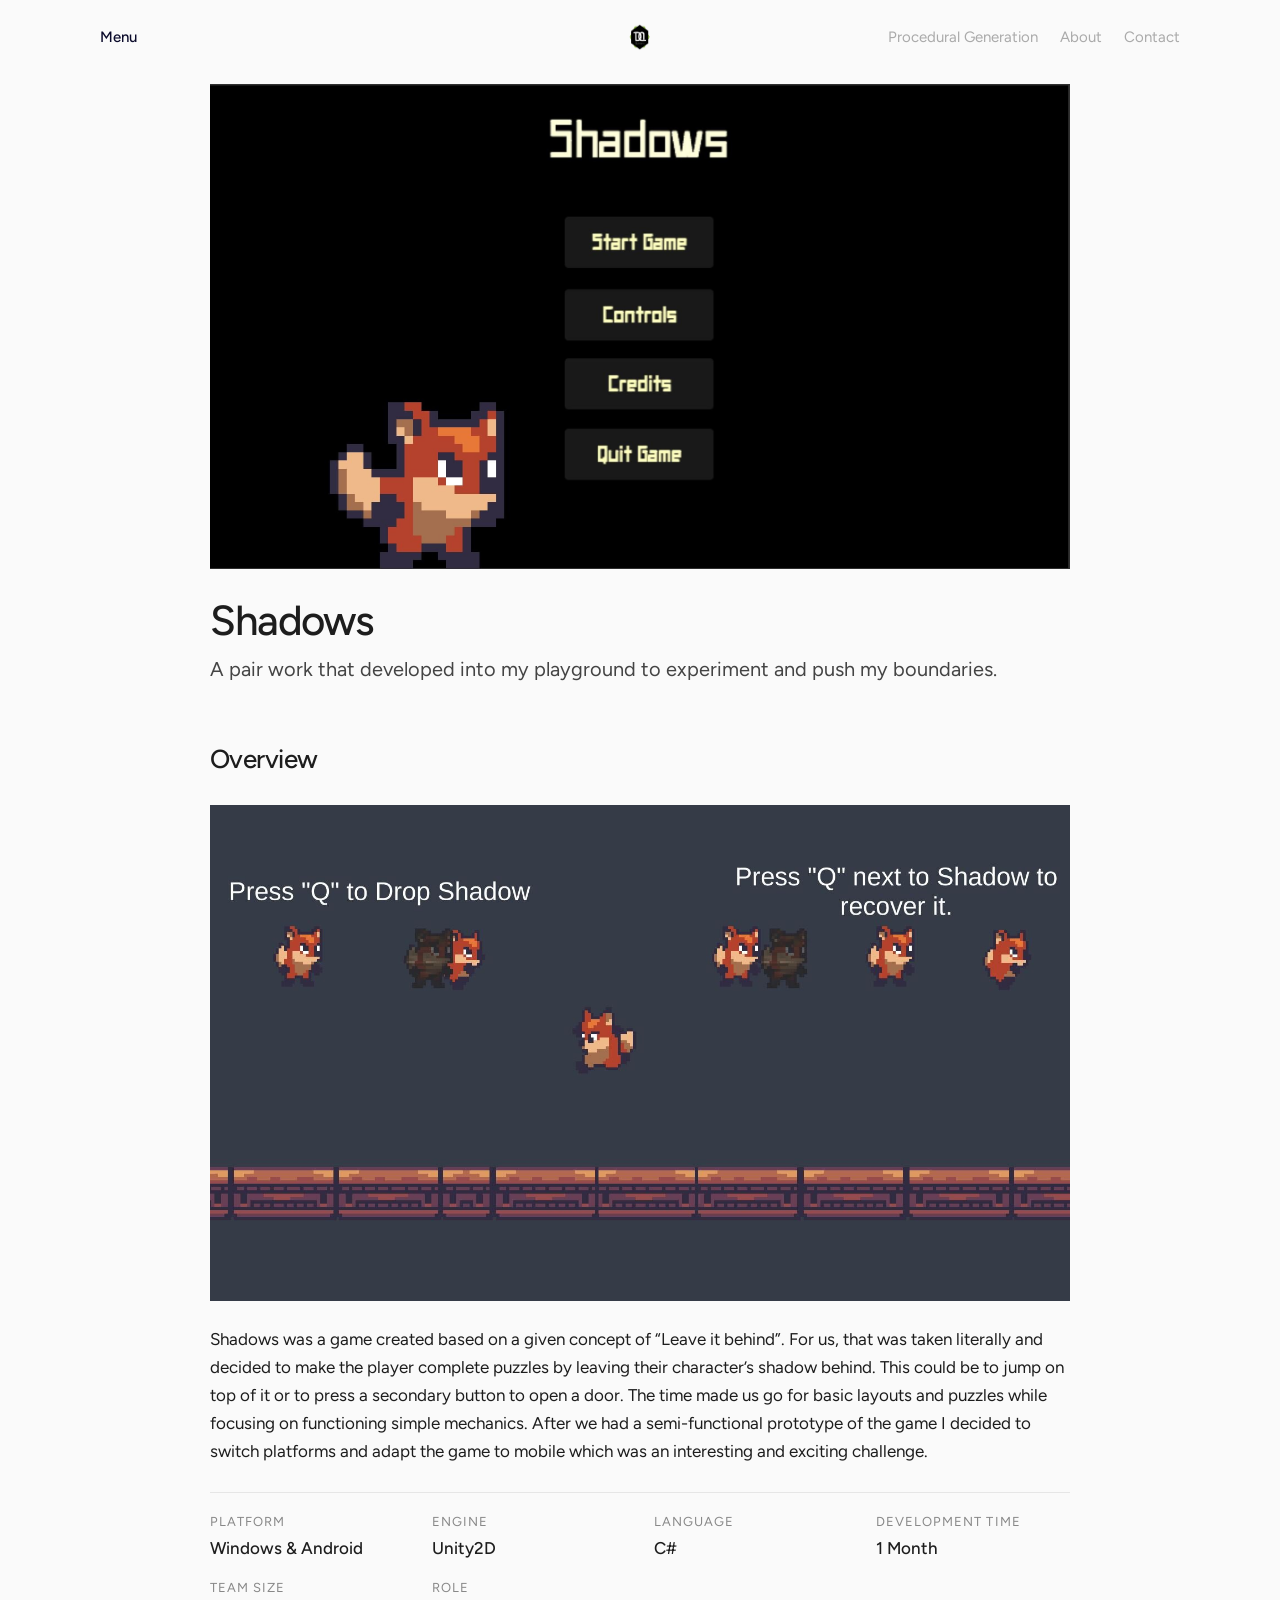
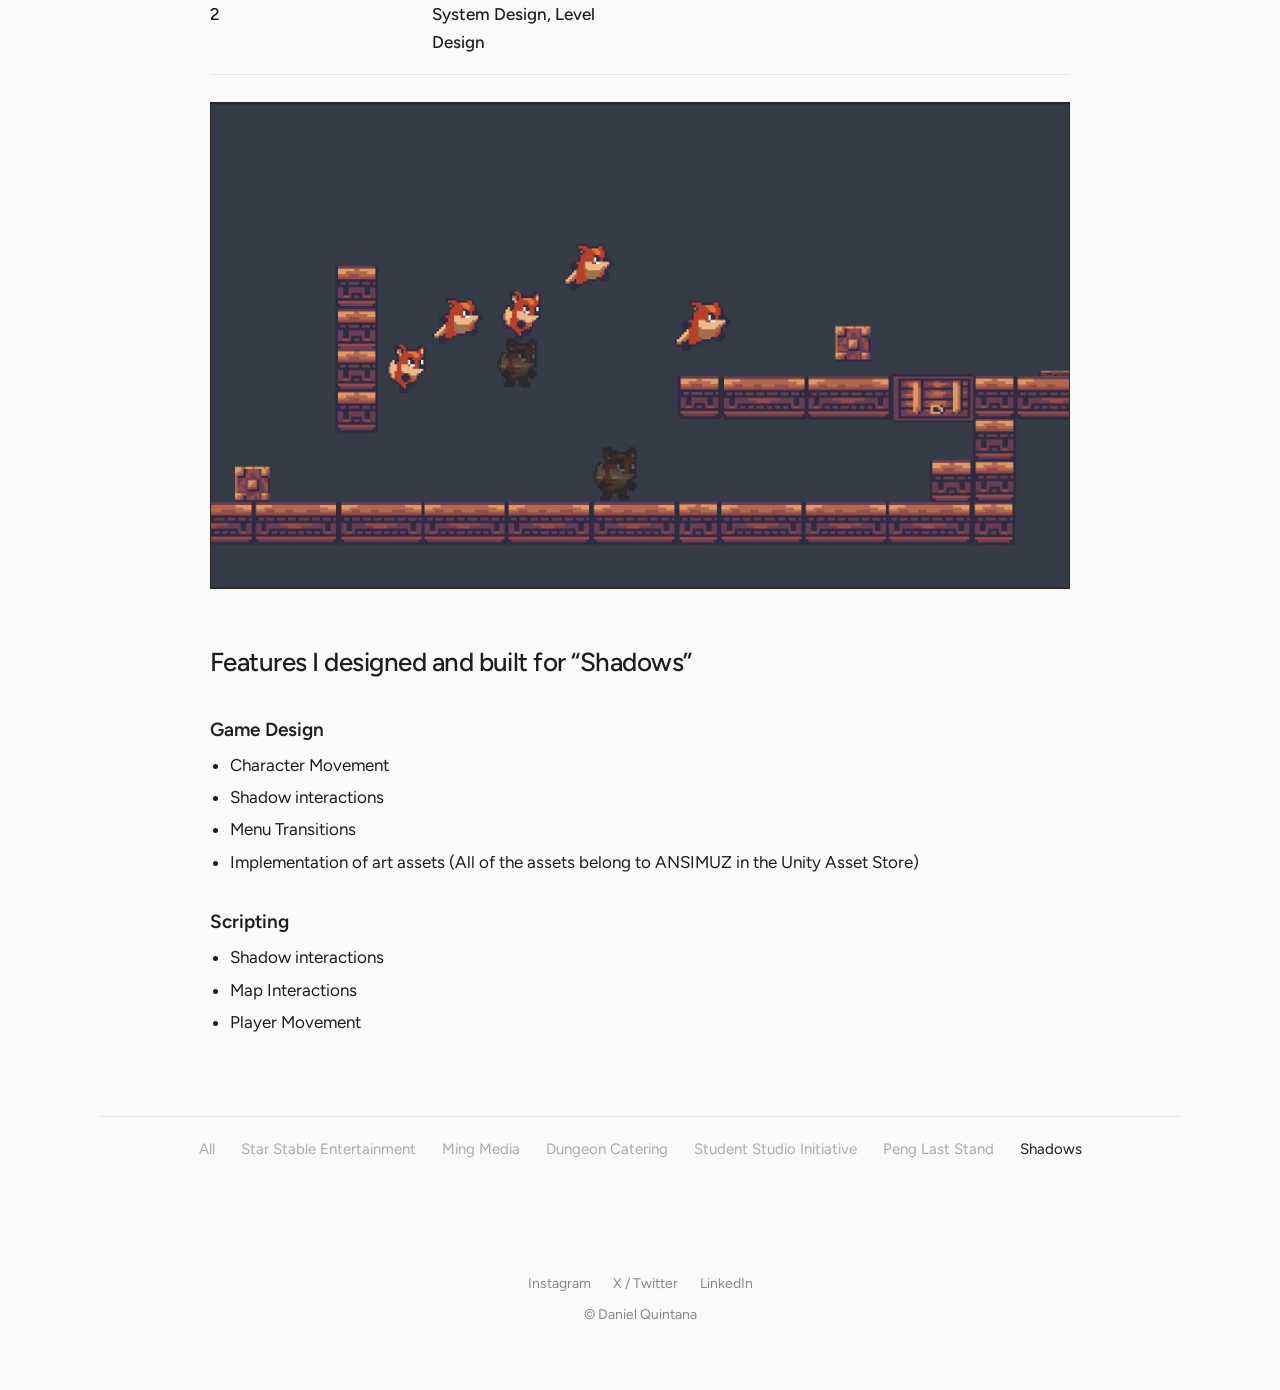
<file: shadows.html>
<!DOCTYPE html>
<html lang="en">
<head>
<meta charset="utf-8">
<meta name="viewport" content="width=device-width, initial-scale=1">
<title>Shadows | Daniel Quintana</title>
<meta name="description" content="A pair work that developed into my playground to experiment and push my boundaries.">
<link rel="icon" href="assets/img/logo.png">
<link rel="preconnect" href="https://fonts.googleapis.com">
<link rel="preconnect" href="https://fonts.gstatic.com" crossorigin>
<link href="https://fonts.googleapis.com/css2?family=Figtree:wght@400;500;600&display=swap" rel="stylesheet">
<link rel="stylesheet" href="assets/style.css">
</head>
<body>
<header class="site-header">
  <button class="menu-btn" aria-expanded="false" aria-controls="menu-panel">Menu</button>
  <a class="logo" href="index.html" aria-label="Home"><img src="assets/img/logo.png" alt="DQ logo"></a>
  <nav class="top-nav" aria-label="Main">
    <a href="proceduralgeneration.html">Procedural Generation</a>
    <a href="about.html">About</a>
    <a href="contact.html">Contact</a>
  </nav>
</header>
<div id="menu-panel" class="menu-panel" hidden>
  <a href="index.html">Home</a>
  <a href="starstable.html">Star Stable</a>
  <a href="proceduralgeneration.html">Procedural Generation</a>
  <a href="about.html">About</a>
  <a href="contact.html">Contact</a>
</div>
<main>
<article class="project">
<figure class="hero"><img src="assets/img/shadows-main.jpg" alt="Shadows title screen" loading="lazy"></figure>
<h1>Shadows</h1>
<p class="lede">A pair work that developed into my playground to experiment and push my boundaries.</p>
<h2>Overview</h2>
<figure class=""><img src="assets/img/shadows-2.jpg" alt="Shadows gameplay" loading="lazy"></figure>
<p>Shadows was a game created based on a given concept of “Leave it behind”. For us, that was taken literally and decided to make the player complete puzzles by leaving their character’s shadow behind. This could be to jump on top of it or to press a secondary button to open a door. The time made us go for basic layouts and puzzles while focusing on functioning simple mechanics. After we had a semi-functional prototype of the game I decided to switch platforms and adapt the game to mobile which was an interesting and exciting challenge.</p>
<dl class="facts"><div><dt>Platform</dt><dd>Windows &amp; Android</dd></div><div><dt>Engine</dt><dd>Unity2D</dd></div><div><dt>Language</dt><dd>C#</dd></div><div><dt>Development Time</dt><dd>1 Month</dd></div><div><dt>Team Size</dt><dd>2</dd></div><div><dt>Role</dt><dd>System Design, Level Design</dd></div></dl>
<figure class=""><img src="assets/img/shadows-1.jpg" alt="Shadows level" loading="lazy"></figure>
<h2>Features I designed and built for “Shadows”</h2>
<h3>Game Design</h3>
<ul><li>Character Movement</li><li>Shadow interactions</li><li>Menu Transitions</li><li>Implementation of art assets (All of the assets belong to ANSIMUZ in the Unity Asset Store)</li></ul>
<h3>Scripting</h3>
<ul><li>Shadow interactions</li><li>Map Interactions</li><li>Player Movement</li></ul>
</article>
<nav class="project-nav" aria-label="Projects"><a href="index.html">All</a><a href="starstable.html">Star Stable Entertainment</a><a href="ming-media.html">Ming Media</a><a href="dungeon-catering.html">Dungeon Catering</a><a href="studentstudio.html">Student Studio Initiative</a><a href="penglaststand.html">Peng Last Stand</a><a href="shadows.html" class=active>Shadows</a></nav>
</main>
<footer class="site-footer">
  <div class="social"><a href="https://www.instagram.com/daniel_quintanam/" target="_blank" rel="noopener">Instagram</a> <a href="https://twitter.com/D_Quintana_M" target="_blank" rel="noopener">X / Twitter</a> <a href="https://www.linkedin.com/in/danielquintanam/" target="_blank" rel="noopener">LinkedIn</a></div>
  <p>&copy; Daniel Quintana</p>
</footer>
<script src="assets/site.js"></script>
</body>
</html>
</file>
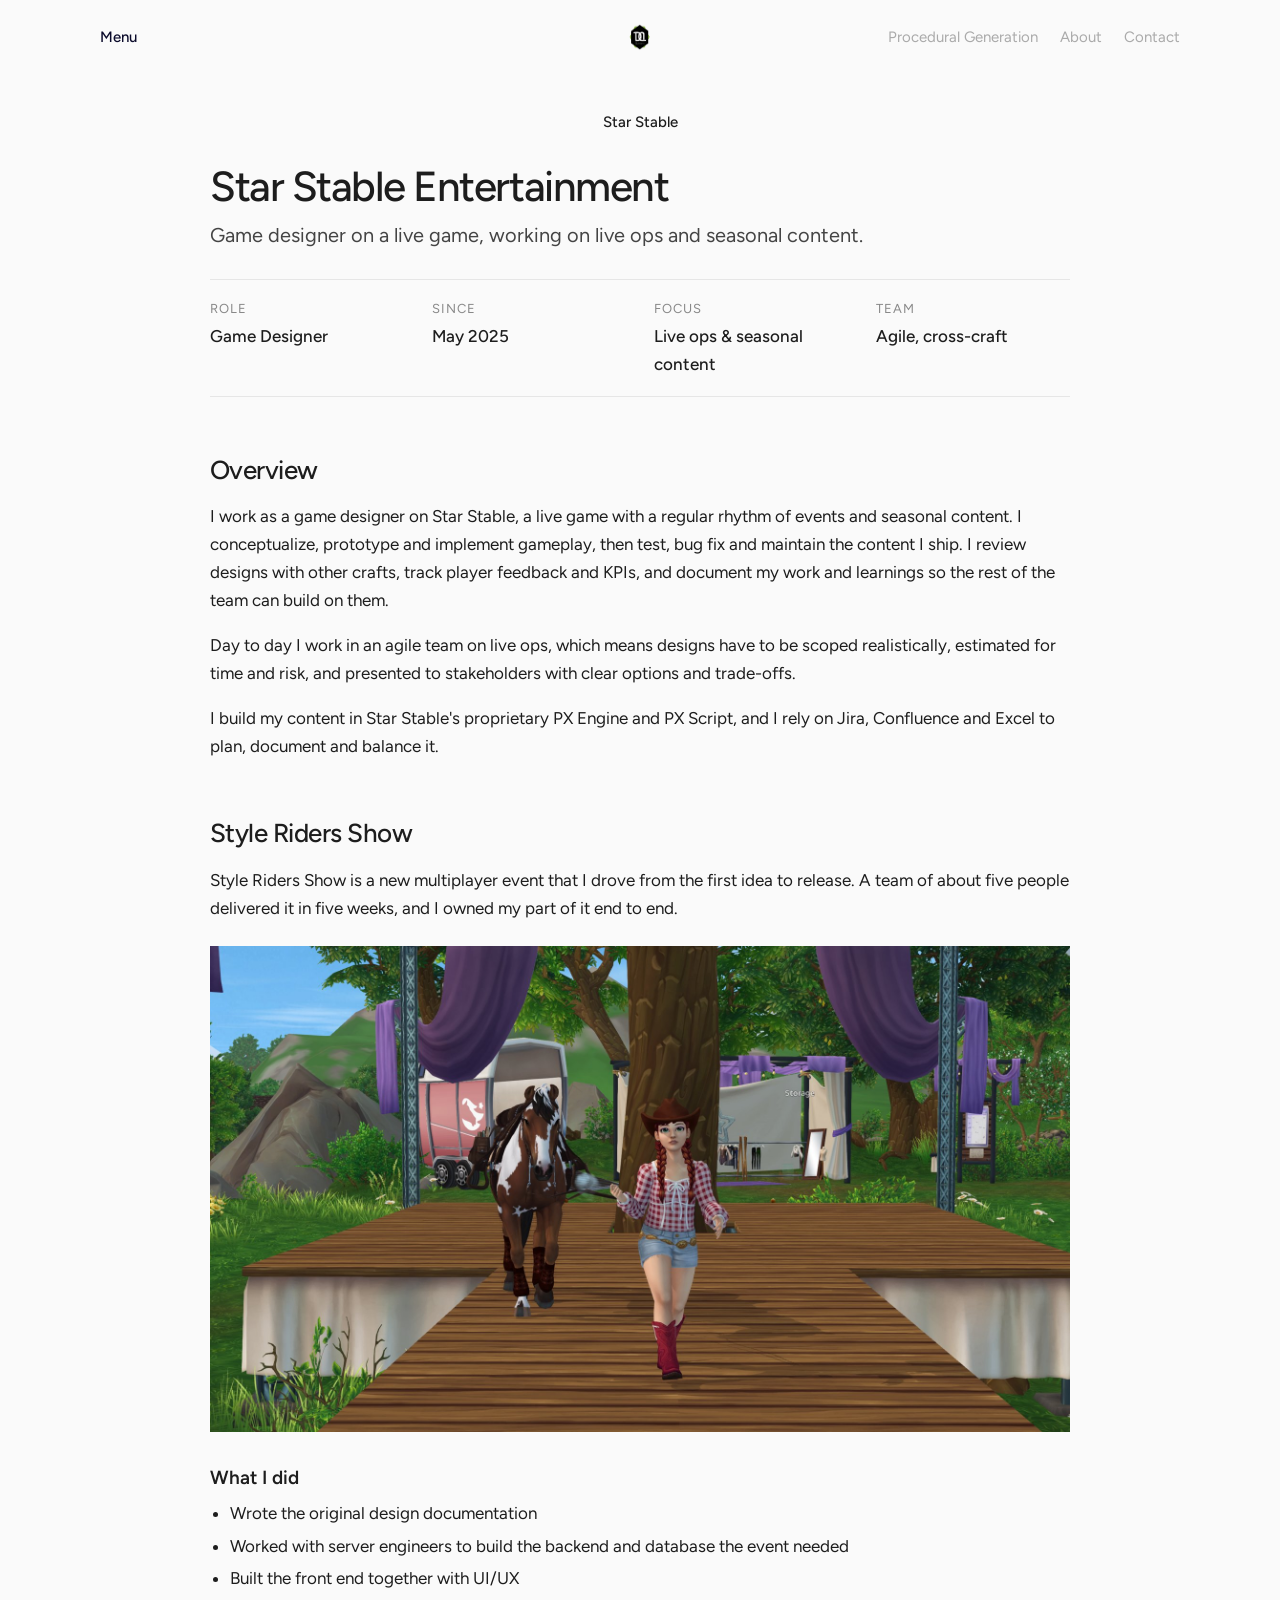
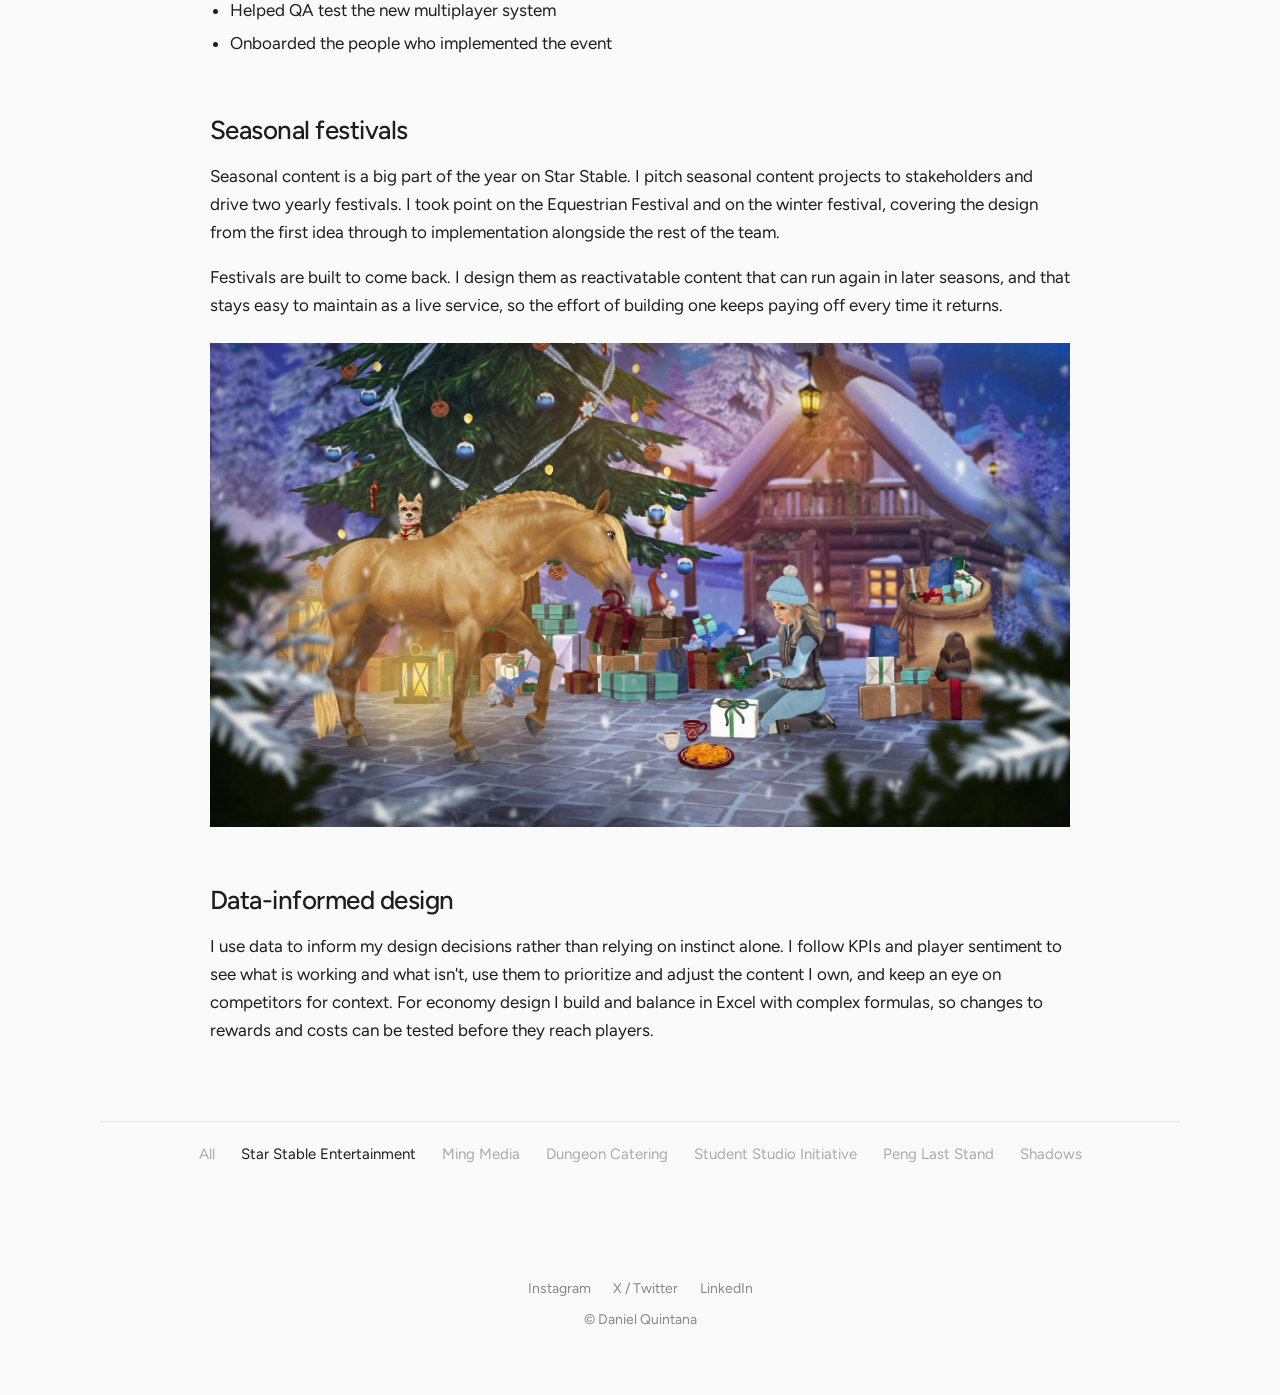
<file: starstable.html>
<!DOCTYPE html>
<html lang="en">
<head>
<meta charset="utf-8">
<meta name="viewport" content="width=device-width, initial-scale=1">
<title>Star Stable Entertainment | Daniel Quintana</title>
<meta name="description" content="Daniel Quintana&#x27;s work as a game designer at Star Stable Entertainment">
<link rel="icon" href="assets/img/logo.png">
<link rel="preconnect" href="https://fonts.googleapis.com">
<link rel="preconnect" href="https://fonts.gstatic.com" crossorigin>
<link href="https://fonts.googleapis.com/css2?family=Figtree:wght@400;500;600&display=swap" rel="stylesheet">
<link rel="stylesheet" href="assets/style.css">
</head>
<body>
<header class="site-header">
  <button class="menu-btn" aria-expanded="false" aria-controls="menu-panel">Menu</button>
  <a class="logo" href="index.html" aria-label="Home"><img src="assets/img/logo.png" alt="DQ logo"></a>
  <nav class="top-nav" aria-label="Main">
    <a href="proceduralgeneration.html">Procedural Generation</a>
    <a href="about.html">About</a>
    <a href="contact.html">Contact</a>
  </nav>
</header>
<div id="menu-panel" class="menu-panel" hidden>
  <a href="index.html">Home</a>
  <a href="starstable.html">Star Stable</a>
  <a href="proceduralgeneration.html">Procedural Generation</a>
  <a href="about.html">About</a>
  <a href="contact.html">Contact</a>
</div>
<main>
<article class="project">
<p class="crumb">Star Stable</p>
<h1>Star Stable Entertainment</h1>
<p class="lede">Game designer on a live game, working on live ops and seasonal content.</p>
<dl class="facts"><div><dt>Role</dt><dd>Game Designer</dd></div><div><dt>Since</dt><dd>May 2025</dd></div><div><dt>Focus</dt><dd>Live ops &amp; seasonal content</dd></div><div><dt>Team</dt><dd>Agile, cross-craft</dd></div></dl>
<h2>Overview</h2>
<p>I work as a game designer on Star Stable, a live game with a regular rhythm of events and seasonal content. I conceptualize, prototype and implement gameplay, then test, bug fix and maintain the content I ship. I review designs with other crafts, track player feedback and KPIs, and document my work and learnings so the rest of the team can build on them.</p>
<p>Day to day I work in an agile team on live ops, which means designs have to be scoped realistically, estimated for time and risk, and presented to stakeholders with clear options and trade-offs.</p>
<p>I build my content in Star Stable&#x27;s proprietary PX Engine and PX Script, and I rely on Jira, Confluence and Excel to plan, document and balance it.</p>
<h2>Style Riders Show</h2>
<p>Style Riders Show is a new multiplayer event that I drove from the first idea to release. A team of about five people delivered it in five weeks, and I owned my part of it end to end.</p>
<figure class=""><img src="assets/img/style-riders-show.jpg" alt="Style Riders Show event stage in Star Stable" loading="lazy"></figure>
<h3>What I did</h3>
<ul><li>Wrote the original design documentation</li><li>Worked with server engineers to build the backend and database the event needed</li><li>Built the front end together with UI/UX</li><li>Helped QA test the new multiplayer system</li><li>Onboarded the people who implemented the event</li></ul>
<h2>Seasonal festivals</h2>
<p>Seasonal content is a big part of the year on Star Stable. I pitch seasonal content projects to stakeholders and drive two yearly festivals. I took point on the Equestrian Festival and on the winter festival, covering the design from the first idea through to implementation alongside the rest of the team.</p>
<p>Festivals are built to come back. I design them as reactivatable content that can run again in later seasons, and that stays easy to maintain as a live service, so the effort of building one keeps paying off every time it returns.</p>
<figure class=""><img src="assets/img/festival-winter.jpg" alt="Star Stable winter festival artwork" loading="lazy"></figure>
<h2>Data-informed design</h2>
<p>I use data to inform my design decisions rather than relying on instinct alone. I follow KPIs and player sentiment to see what is working and what isn&#x27;t, use them to prioritize and adjust the content I own, and keep an eye on competitors for context. For economy design I build and balance in Excel with complex formulas, so changes to rewards and costs can be tested before they reach players.</p>
</article>
<nav class="project-nav" aria-label="Projects"><a href="index.html">All</a><a href="starstable.html" class=active>Star Stable Entertainment</a><a href="ming-media.html">Ming Media</a><a href="dungeon-catering.html">Dungeon Catering</a><a href="studentstudio.html">Student Studio Initiative</a><a href="penglaststand.html">Peng Last Stand</a><a href="shadows.html">Shadows</a></nav>
</main>
<footer class="site-footer">
  <div class="social"><a href="https://www.instagram.com/daniel_quintanam/" target="_blank" rel="noopener">Instagram</a> <a href="https://twitter.com/D_Quintana_M" target="_blank" rel="noopener">X / Twitter</a> <a href="https://www.linkedin.com/in/danielquintanam/" target="_blank" rel="noopener">LinkedIn</a></div>
  <p>&copy; Daniel Quintana</p>
</footer>
<script src="assets/site.js"></script>
</body>
</html>
</file>
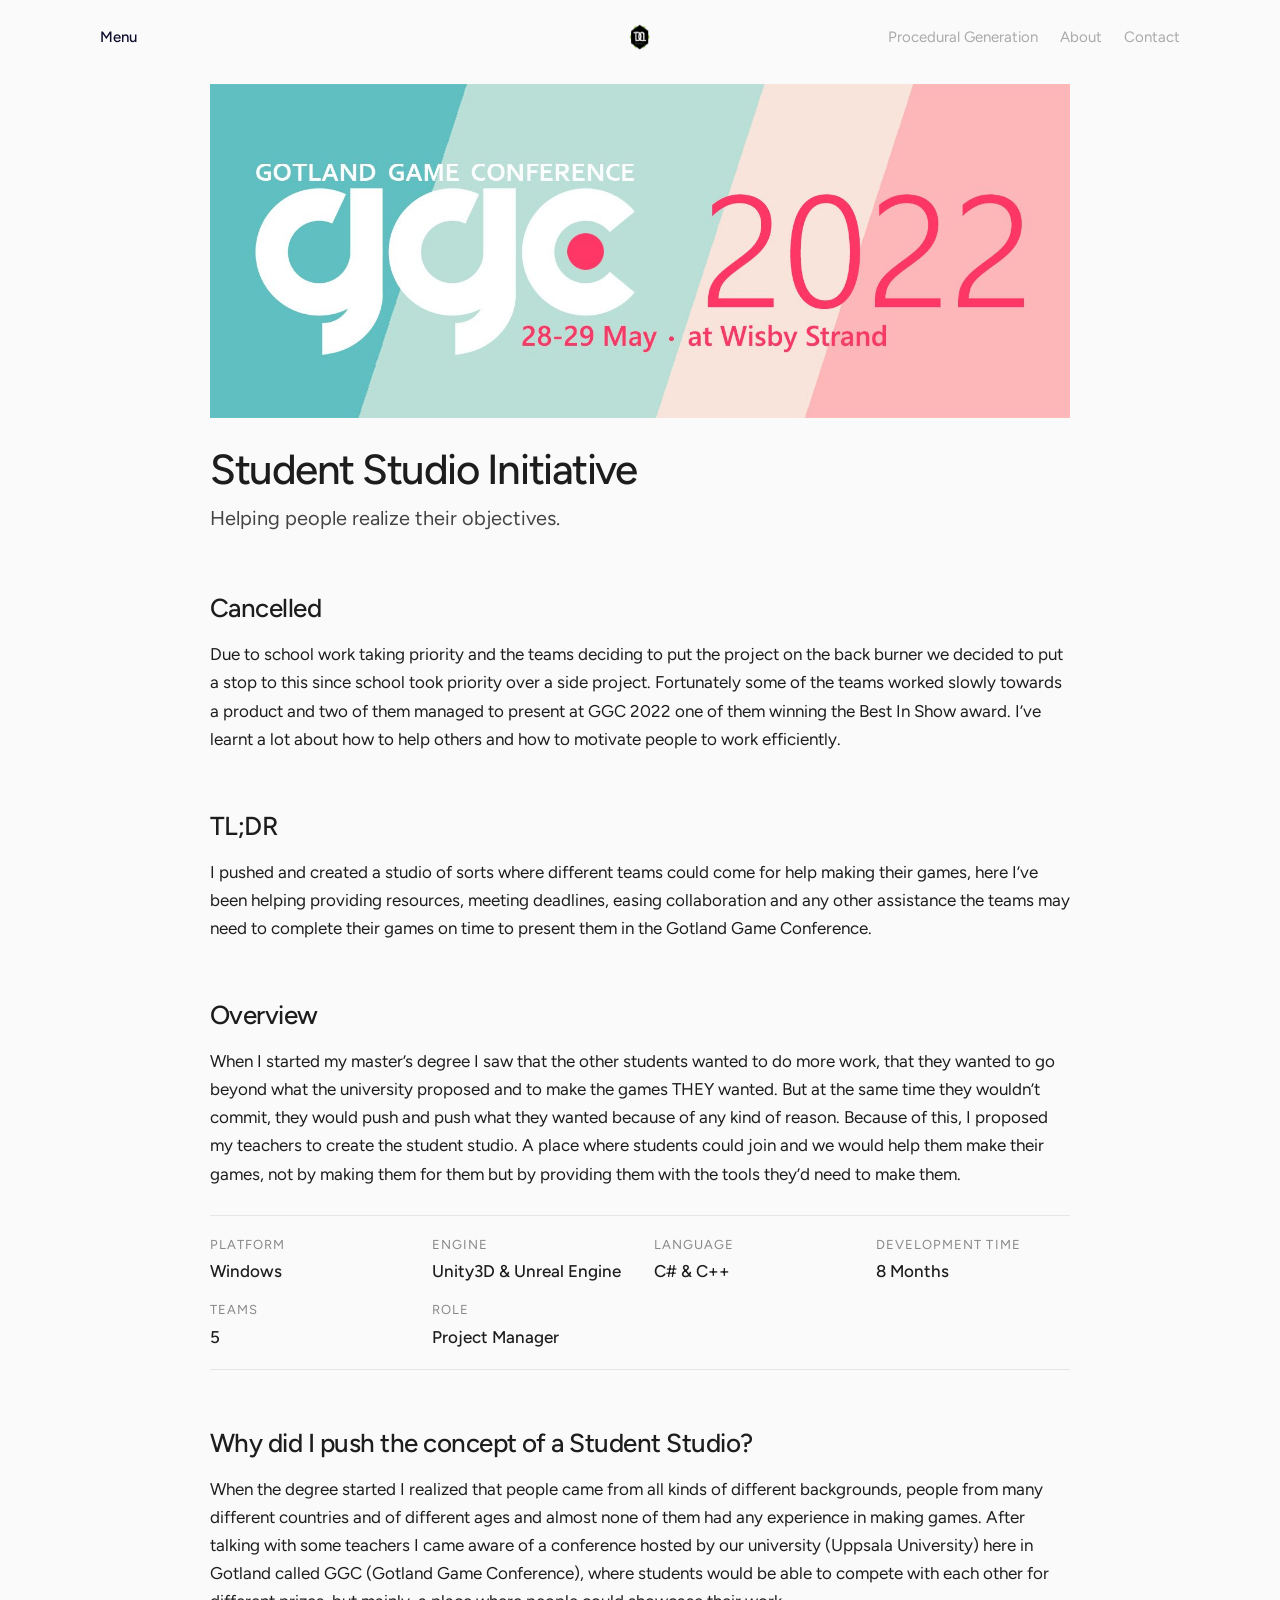
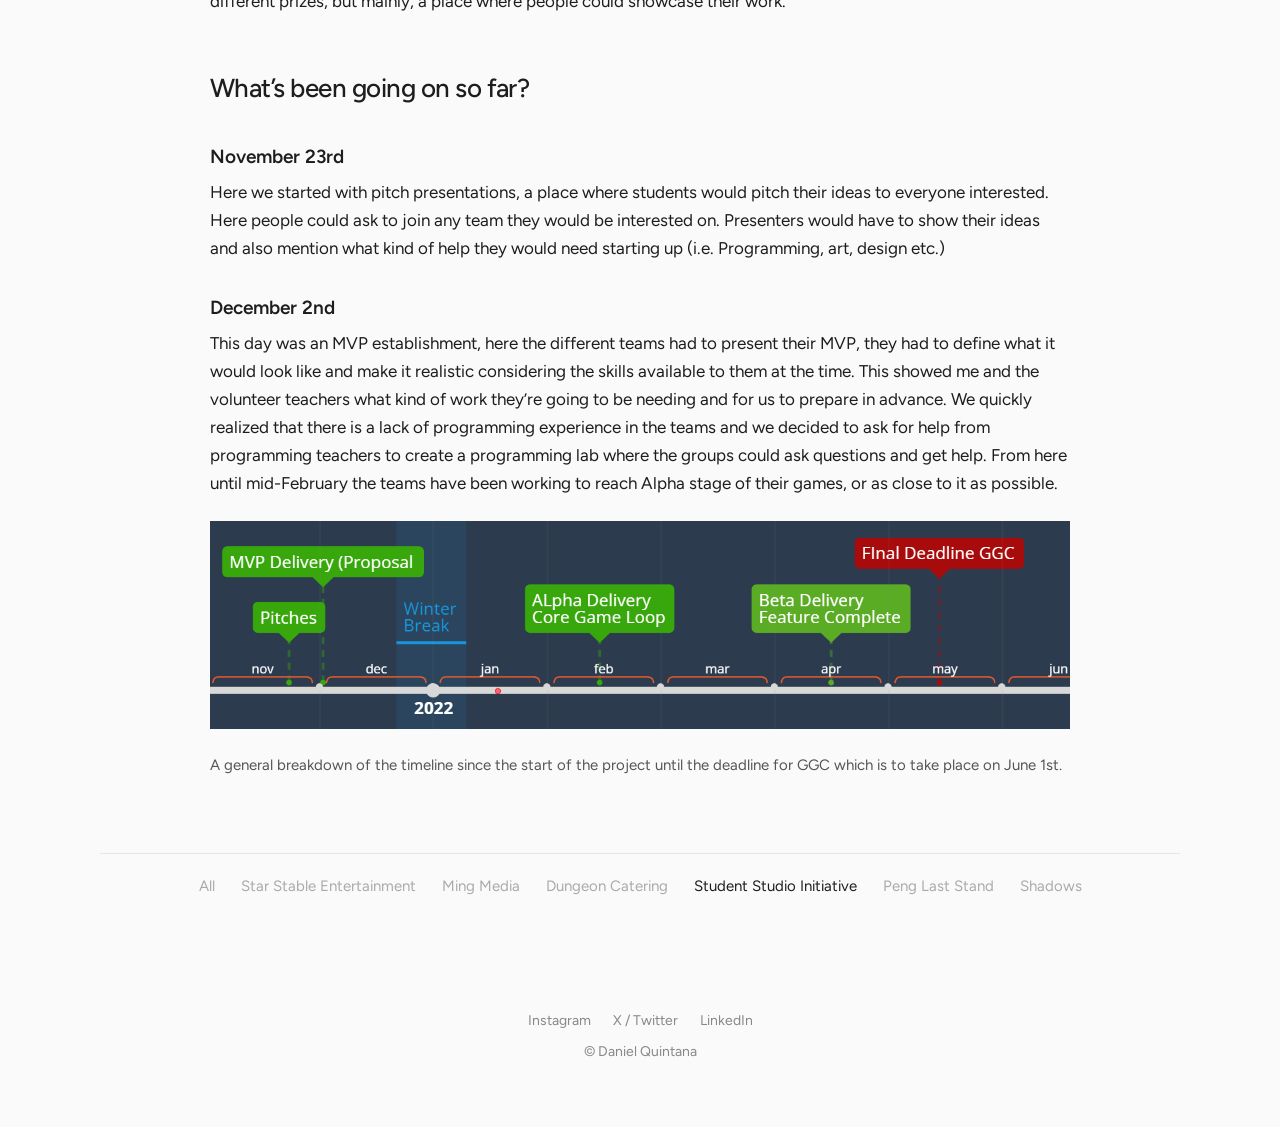
<file: studentstudio.html>
<!DOCTYPE html>
<html lang="en">
<head>
<meta charset="utf-8">
<meta name="viewport" content="width=device-width, initial-scale=1">
<title>Student Studio Initiative | Daniel Quintana</title>
<meta name="description" content="Helping people realize their objectives.">
<link rel="icon" href="assets/img/logo.png">
<link rel="preconnect" href="https://fonts.googleapis.com">
<link rel="preconnect" href="https://fonts.gstatic.com" crossorigin>
<link href="https://fonts.googleapis.com/css2?family=Figtree:wght@400;500;600&display=swap" rel="stylesheet">
<link rel="stylesheet" href="assets/style.css">
</head>
<body>
<header class="site-header">
  <button class="menu-btn" aria-expanded="false" aria-controls="menu-panel">Menu</button>
  <a class="logo" href="index.html" aria-label="Home"><img src="assets/img/logo.png" alt="DQ logo"></a>
  <nav class="top-nav" aria-label="Main">
    <a href="proceduralgeneration.html">Procedural Generation</a>
    <a href="about.html">About</a>
    <a href="contact.html">Contact</a>
  </nav>
</header>
<div id="menu-panel" class="menu-panel" hidden>
  <a href="index.html">Home</a>
  <a href="starstable.html">Star Stable</a>
  <a href="proceduralgeneration.html">Procedural Generation</a>
  <a href="about.html">About</a>
  <a href="contact.html">Contact</a>
</div>
<main>
<article class="project">
<figure class="hero"><img src="assets/img/ggc-banner.jpg" alt="Gotland Game Conference 2022 banner" loading="lazy"></figure>
<h1>Student Studio Initiative</h1>
<p class="lede">Helping people realize their objectives.</p>
<h2>Cancelled</h2>
<p>Due to school work taking priority and the teams deciding to put the project on the back burner we decided to put a stop to this since school took priority over a side project. Fortunately some of the teams worked slowly towards a product and two of them managed to present at GGC 2022 one of them winning the Best In Show award. I’ve learnt a lot about how to help others and how to motivate people to work efficiently.</p>
<h2>TL;DR</h2>
<p>I pushed and created a studio of sorts where different teams could come for help making their games, here I’ve been helping providing resources, meeting deadlines, easing collaboration and any other assistance the teams may need to complete their games on time to present them in the Gotland Game Conference.</p>
<h2>Overview</h2>
<p>When I started my master’s degree I saw that the other students wanted to do more work, that they wanted to go beyond what the university proposed and to make the games THEY wanted. But at the same time they wouldn’t commit, they would push and push what they wanted because of any kind of reason. Because of this, I proposed my teachers to create the student studio. A place where students could join and we would help them make their games, not by making them for them but by providing them with the tools they’d need to make them.</p>
<dl class="facts"><div><dt>Platform</dt><dd>Windows</dd></div><div><dt>Engine</dt><dd>Unity3D &amp; Unreal Engine</dd></div><div><dt>Language</dt><dd>C# &amp; C++</dd></div><div><dt>Development Time</dt><dd>8 Months</dd></div><div><dt>Teams</dt><dd>5</dd></div><div><dt>Role</dt><dd>Project Manager</dd></div></dl>
<h2>Why did I push the concept of a Student Studio?</h2>
<p>When the degree started I realized that people came from all kinds of different backgrounds, people from many different countries and of different ages and almost none of them had any experience in making games. After talking with some teachers I came aware of a conference hosted by our university (Uppsala University) here in Gotland called GGC (Gotland Game Conference), where students would be able to compete with each other for different prizes, but mainly, a place where people could showcase their work.</p>
<h2>What’s been going on so far?</h2>
<h3>November 23rd</h3>
<p>Here we started with pitch presentations, a place where students would pitch their ideas to everyone interested. Here people could ask to join any team they would be interested on. Presenters would have to show their ideas and also mention what kind of help they would need starting up (i.e. Programming, art, design etc.)</p>
<h3>December 2nd</h3>
<p>This day was an MVP establishment, here the different teams had to present their MVP, they had to define what it would look like and make it realistic considering the skills available to them at the time. This showed me and the volunteer teachers what kind of work they’re going to be needing and for us to prepare in advance. We quickly realized that there is a lack of programming experience in the teams and we decided to ask for help from programming teachers to create a programming lab where the groups could ask questions and get help. From here until mid-February the teams have been working to reach Alpha stage of their games, or as close to it as possible.</p>
<figure class=""><img src="assets/img/ggc-timeline.png" alt="Timeline from the start of the project until the GGC deadline" loading="lazy"></figure>
<p class="caption">A general breakdown of the timeline since the start of the project until the deadline for GGC which is to take place on June 1st.</p>
</article>
<nav class="project-nav" aria-label="Projects"><a href="index.html">All</a><a href="starstable.html">Star Stable Entertainment</a><a href="ming-media.html">Ming Media</a><a href="dungeon-catering.html">Dungeon Catering</a><a href="studentstudio.html" class=active>Student Studio Initiative</a><a href="penglaststand.html">Peng Last Stand</a><a href="shadows.html">Shadows</a></nav>
</main>
<footer class="site-footer">
  <div class="social"><a href="https://www.instagram.com/daniel_quintanam/" target="_blank" rel="noopener">Instagram</a> <a href="https://twitter.com/D_Quintana_M" target="_blank" rel="noopener">X / Twitter</a> <a href="https://www.linkedin.com/in/danielquintanam/" target="_blank" rel="noopener">LinkedIn</a></div>
  <p>&copy; Daniel Quintana</p>
</footer>
<script src="assets/site.js"></script>
</body>
</html>
</file>
<file: assets/style.css>
:root {
  --bg: #fafafa;
  --text: #1d1d1d;
  --muted: #aaa;
  --line: #e6e6e6;
  --gap: 36px;
  --pad: 60px;
  --max: 1200px;
}
* { box-sizing: border-box; }
html { -webkit-text-size-adjust: 100%; }
body {
  margin: 0;
  background: var(--bg);
  color: var(--text);
  font-family: "Figtree", "Helvetica Neue", Arial, sans-serif;
  font-size: 17px;
  line-height: 1.65;
}
img { max-width: 100%; height: auto; display: block; }
a { color: inherit; }
main { max-width: var(--max); margin: 0 auto; padding: 0 var(--pad) 60px; }

/* header */
.site-header {
  display: grid;
  grid-template-columns: 1fr auto 1fr;
  align-items: center;
  max-width: var(--max);
  margin: 0 auto;
  padding: 22px var(--pad);
}
.menu-btn {
  justify-self: start;
  background: none; border: 0; padding: 0;
  font: inherit; font-size: 15px; font-weight: 500; color: #0b0b2b; cursor: pointer;
}
.logo img { width: 30px; height: 30px; }
.top-nav { justify-self: end; display: flex; gap: 22px; }
.top-nav a { color: var(--muted); text-decoration: none; font-size: 15px; transition: color .15s; }
.top-nav a:hover, .top-nav a.active { color: var(--text); }
.menu-panel {
  max-width: var(--max); margin: 0 auto; padding: 0 var(--pad) 20px;
  display: flex; flex-direction: column; gap: 6px;
}
.menu-panel[hidden] { display: none; }
.menu-panel a { text-decoration: none; font-size: 22px; font-weight: 500; }
.menu-panel a:hover { text-decoration: underline; }

/* headings */
.crumb { text-align: center; font-size: 15px; font-weight: 500; margin: 36px 0 0; }
.page-title, h1 {
  font-weight: 500;
  letter-spacing: -0.035em;
  line-height: 1.15;
}
.page-title { text-align: center; font-size: clamp(28px, 4.2vw, 42px); margin: 36px 0 70px; }
h1 { font-size: clamp(28px, 4.2vw, 42px); margin: 28px 0 8px; }
h2 { font-size: 26px; font-weight: 500; letter-spacing: -0.02em; margin: 2em 0 .4em; }
h3 { font-size: 19px; font-weight: 600; margin: 1.6em 0 .3em; }
p { margin: 0 0 1em; }

/* home grid */
.grid { display: grid; grid-template-columns: repeat(2, 1fr); gap: var(--gap); }
.tile { position: relative; display: block; overflow: hidden; aspect-ratio: 3 / 2; background: #111; }
.tile img { width: 100%; height: 100%; object-fit: cover; transition: transform .5s ease, filter .3s; }
.tile-title {
  position: absolute; inset: auto 0 0 0; padding: 18px 20px;
  color: #fff; font-size: 20px; font-weight: 500;
  background: linear-gradient(transparent, rgba(0, 0, 0, .7));
  opacity: 0; transform: translateY(8px); transition: opacity .25s, transform .25s;
}
.tile:hover img, .tile:focus-visible img { transform: scale(1.04); filter: brightness(.85); }
.tile:hover .tile-title, .tile:focus-visible .tile-title { opacity: 1; transform: none; }
.tile:focus-visible { outline: 3px solid #0b0b2b; outline-offset: 3px; }
@media (hover: none) { .tile-title { opacity: 1; transform: none; } }

/* project pages */
.project { max-width: 860px; margin: 0 auto; padding: 0 0 20px; }
.project .hero { margin: 10px 0 24px; }
.lede { font-size: 20px; color: #444; margin-bottom: 1.2em; }
figure { margin: 1.4em 0; }
.project figure img { margin: 0 auto; }
.pair { display: grid; grid-template-columns: 1fr 1fr; gap: 20px; align-items: start; }
.icons { display: grid; grid-template-columns: repeat(auto-fit, minmax(120px, 1fr)); gap: 16px; margin: 1.6em 0; }
.icons figure { margin: 0; }
ul { padding-left: 1.2em; margin: 0 0 1.2em; }
li { margin: .25em 0; }
.caption { font-size: 15px; color: #555; }
.facts { display: grid; grid-template-columns: repeat(auto-fit, minmax(180px, 1fr)); gap: 14px 28px; margin: 1.6em 0; padding: 18px 0; border-top: 1px solid var(--line); border-bottom: 1px solid var(--line); }
.facts dt { font-size: 13px; text-transform: uppercase; letter-spacing: .08em; color: #888; }
.facts dd { margin: 2px 0 0; font-weight: 500; }
.video { position: relative; aspect-ratio: 16 / 9; margin: 1.4em 0; background: #000; }
.video iframe { position: absolute; inset: 0; width: 100%; height: 100%; border: 0; }
.btn {
  display: inline-block; padding: 12px 26px; background: var(--text); color: #fff;
  text-decoration: none; font-weight: 500; font-size: 15px; letter-spacing: .02em; transition: opacity .15s;
}
.btn:hover { opacity: .8; }
.btn.alt { background: transparent; color: var(--text); border: 2px solid var(--text); padding: 10px 24px; }

/* about / contact */
.about-grid { display: grid; grid-template-columns: 1fr 1.2fr; gap: 56px; align-items: start; }
.about h2 { margin-top: 0; }
.contact { text-align: center; max-width: 680px; margin: 0 auto; }
.contact .page-title { margin-bottom: 24px; }
.social.big { font-size: 20px; display: flex; gap: 28px; justify-content: center; flex-wrap: wrap; margin: 1.6em 0; }

/* project nav + footer */
.project-nav {
  max-width: var(--max); margin: 40px auto 0; padding: 20px var(--pad);
  display: flex; gap: 8px 26px; flex-wrap: wrap; justify-content: center;
  border-top: 1px solid var(--line);
}
.project-nav a { text-decoration: none; color: var(--muted); font-size: 15px; }
.project-nav a:hover, .project-nav a.active { color: var(--text); }
.site-footer { text-align: center; padding: 30px var(--pad) 50px; color: #888; font-size: 14px; }
.site-footer .social { display: flex; gap: 22px; justify-content: center; flex-wrap: wrap; margin-bottom: 8px; }
.site-footer a { text-decoration: none; }
.site-footer a:hover { text-decoration: underline; }

/* mobile */
@media (max-width: 860px) {
  :root { --pad: 22px; --gap: 22px; }
  .top-nav { display: none; }
  .site-header { grid-template-columns: 1fr auto 1fr; }
  .grid { grid-template-columns: 1fr; }
  .about-grid { grid-template-columns: 1fr; gap: 28px; }
  .pair { grid-template-columns: 1fr; }
  .page-title { margin-bottom: 40px; }
}
</file>
